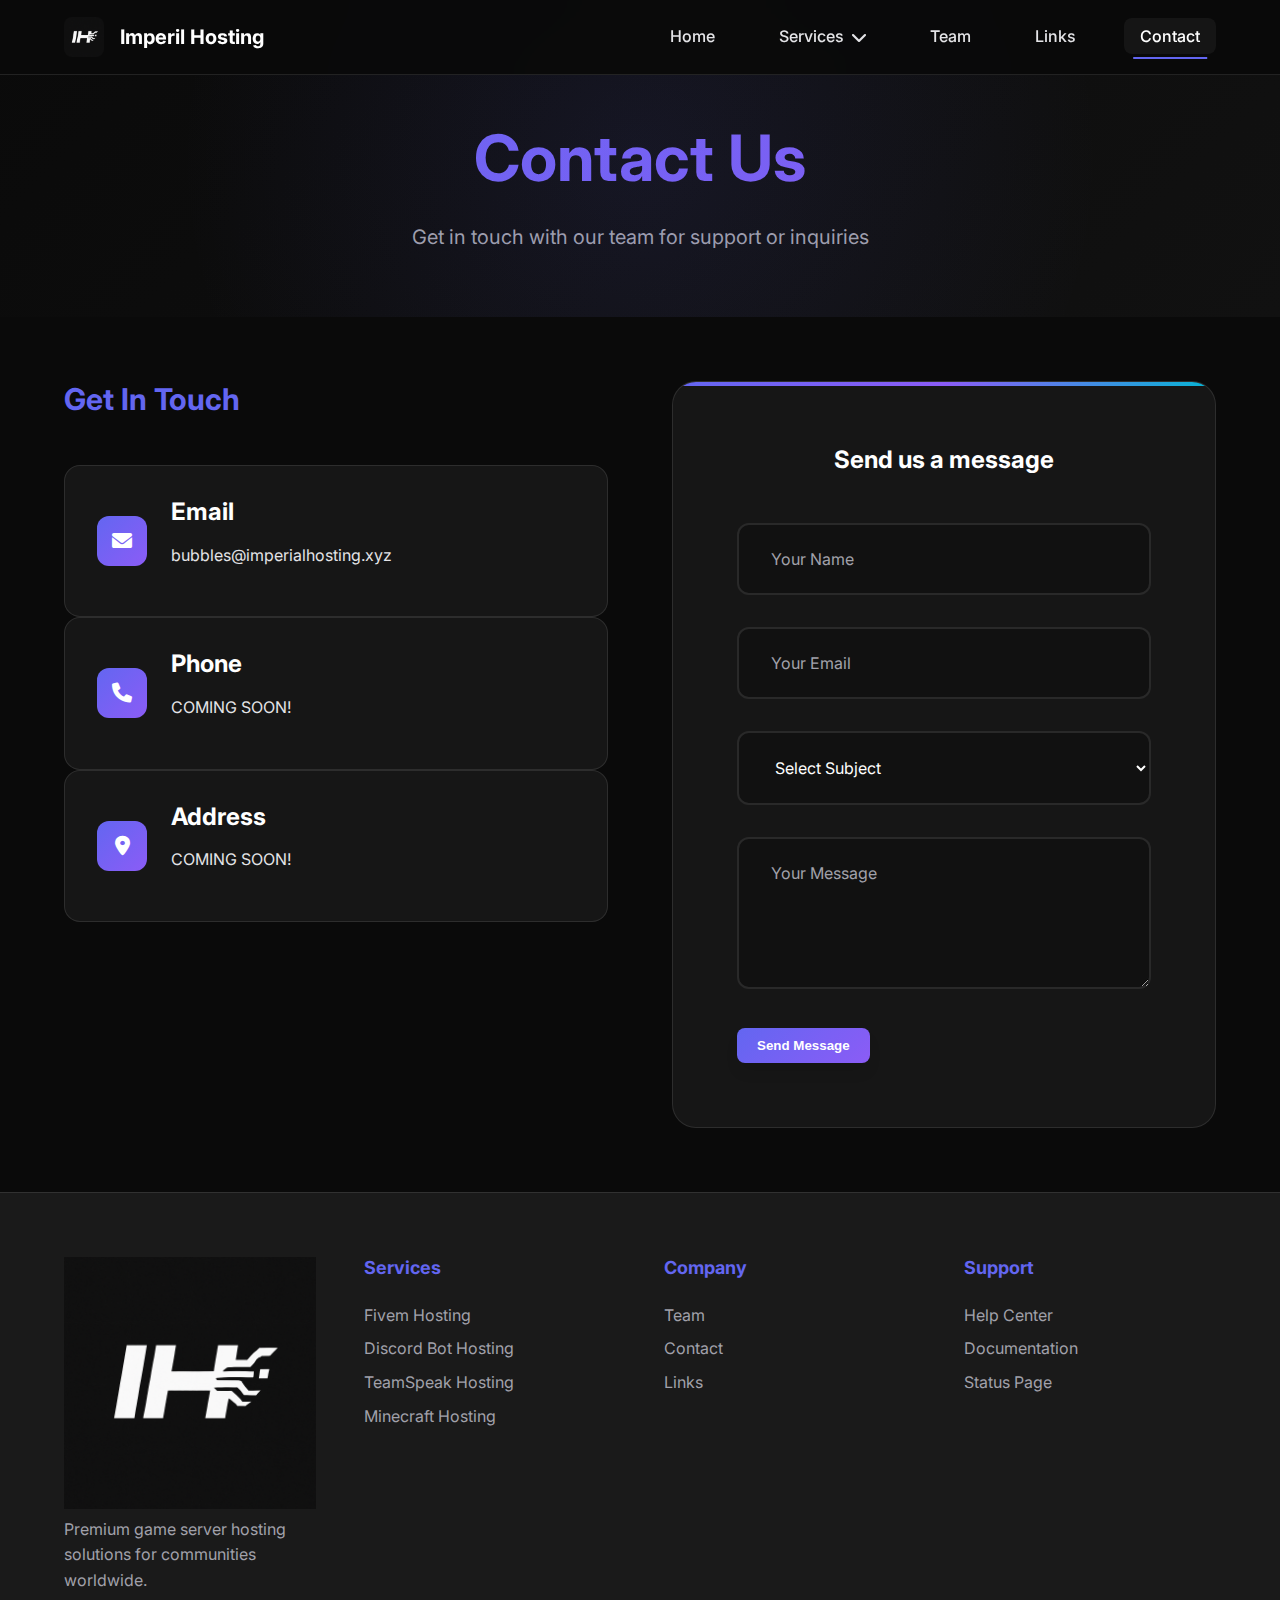
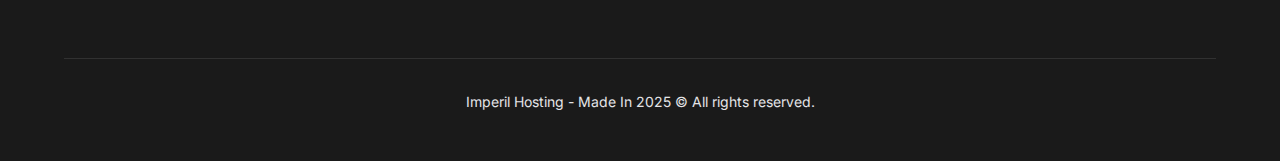
<file: contact.html>
<!DOCTYPE html>
<html lang="en">
<head>
    <meta charset="UTF-8">
    <meta name="viewport" content="width=device-width, initial-scale=1.0">
    <title>Contact Us - Imperil Hosting</title>
    <link rel="stylesheet" href="styles.css">
    <link href="https://fonts.googleapis.com/css2?family=Inter:wght@300;400;500;600;700&display=swap" rel="stylesheet">
    <link rel="stylesheet" href="https://cdnjs.cloudflare.com/ajax/libs/font-awesome/6.0.0/css/all.min.css">
</head>
<body>
    <nav class="navbar">
        <div class="nav-container">
            <div class="nav-logo">
                <img src="assets/logo.png" alt="Imperil Hosting" class="logo">
                <span>Imperil Hosting</span>
            </div>
            <ul class="nav-menu">
                <li><a href="index.html">Home</a></li>
                <li class="dropdown">
                    <a href="#" class="dropbtn">Services <i class="fas fa-chevron-down"></i></a>
                    <div class="dropdown-content">
                        <a href="fivem.html">Fivem Hosting</a>
                        <a href="discord.html">Discord Bot Hosting</a>
                        <a href="teamspeak.html">TeamSpeak Hosting</a>
                        <a href="minecraft.html">Minecraft Hosting</a>
                    </div>
                </li>
                <li><a href="team.html">Team</a></li>
                <li><a href="links.html">Links</a></li>
                <li><a href="contact.html" class="active">Contact</a></li>
            </ul>
            <div class="hamburger">
                <span></span>
                <span></span>
                <span></span>
            </div>
        </div>
    </nav>

    <section class="page-header">
        <div class="container">
            <h1>Contact Us</h1>
            <p>Get in touch with our team for support or inquiries</p>
        </div>
    </section>

    <section class="contact-section">
        <div class="container">
            <div class="contact-grid">
                <div class="contact-info">
                    <h3>Get In Touch</h3>
                    <div class="contact-item">
                        <i class="fas fa-envelope"></i>
                        <div>
                            <h4>Email</h4>
                            <p id="contactEmail"></p>
                        </div>
                    </div>
                    <div class="contact-item">
                        <i class="fas fa-phone"></i>
                        <div>
                            <h4>Phone</h4>
                            <p id="contactPhone"></p>
                        </div>
                    </div>
                    <div class="contact-item">
                        <i class="fas fa-map-marker-alt"></i>
                        <div>
                            <h4>Address</h4>
                            <p id="contactAddress"></p>
                        </div>
                    </div>
                </div>
                
                <div class="contact-form">
                    <h3>Send us a message</h3>
                    <form id="contactForm">
                        <div class="form-group">
                            <input type="text" id="name" name="name" placeholder="Your Name" required>
                        </div>
                        <div class="form-group">
                            <input type="email" id="email" name="email" placeholder="Your Email" required>
                        </div>
                        <div class="form-group">
                            <select id="subject" name="subject" required>
                                <option value="">Select Subject</option>
                                <option value="general">General Inquiry</option>
                                <option value="support">Technical Support</option>
                                <option value="billing">Billing Question</option>
                                <option value="sales">Sales Inquiry</option>
                            </select>
                        </div>
                        <div class="form-group">
                            <textarea id="message" name="message" placeholder="Your Message" rows="5" required></textarea>
                        </div>
                        <button type="submit" class="btn-primary">Send Message</button>
                    </form>
                </div>
            </div>
        </div>
    </section>

    <footer class="footer">
        <div class="container">
            <div class="footer-content">
                <div class="footer-section">
                    <img src="assets/logo.png" alt="Imperil Hosting" class="footer-logo">
                    <p>Premium game server hosting solutions for communities worldwide.</p>
                </div>
                <div class="footer-section">
                    <h4>Services</h4>
                    <ul>
                        <li><a href="fivem.html">Fivem Hosting</a></li>
                        <li><a href="discord.html">Discord Bot Hosting</a></li>
                        <li><a href="teamspeak.html">TeamSpeak Hosting</a></li>
                        <li><a href="minecraft.html">Minecraft Hosting</a></li>
                    </ul>
                </div>
                <div class="footer-section">
                    <h4>Company</h4>
                    <ul>
                        <li><a href="team.html">Team</a></li>
                        <li><a href="contact.html">Contact</a></li>
                        <li><a href="links.html">Links</a></li>
                    </ul>
                </div>
                <div class="footer-section">
                    <h4>Support</h4>
                    <ul>
                        <li><a href="#">Help Center</a></li>
                        <li><a href="#">Documentation</a></li>
                        <li><a href="https://status.imperilhosting.xyz">Status Page</a></li>
                    </ul>
                </div>
            </div>
            <div class="footer-bottom">
                <p>Imperil Hosting - Made In 2025 © All rights reserved.</p>
            </div>
        </div>
    </footer>

    <script src="config.js"></script>
    <script src="contact.js"></script>
</body>
</html>
</file>
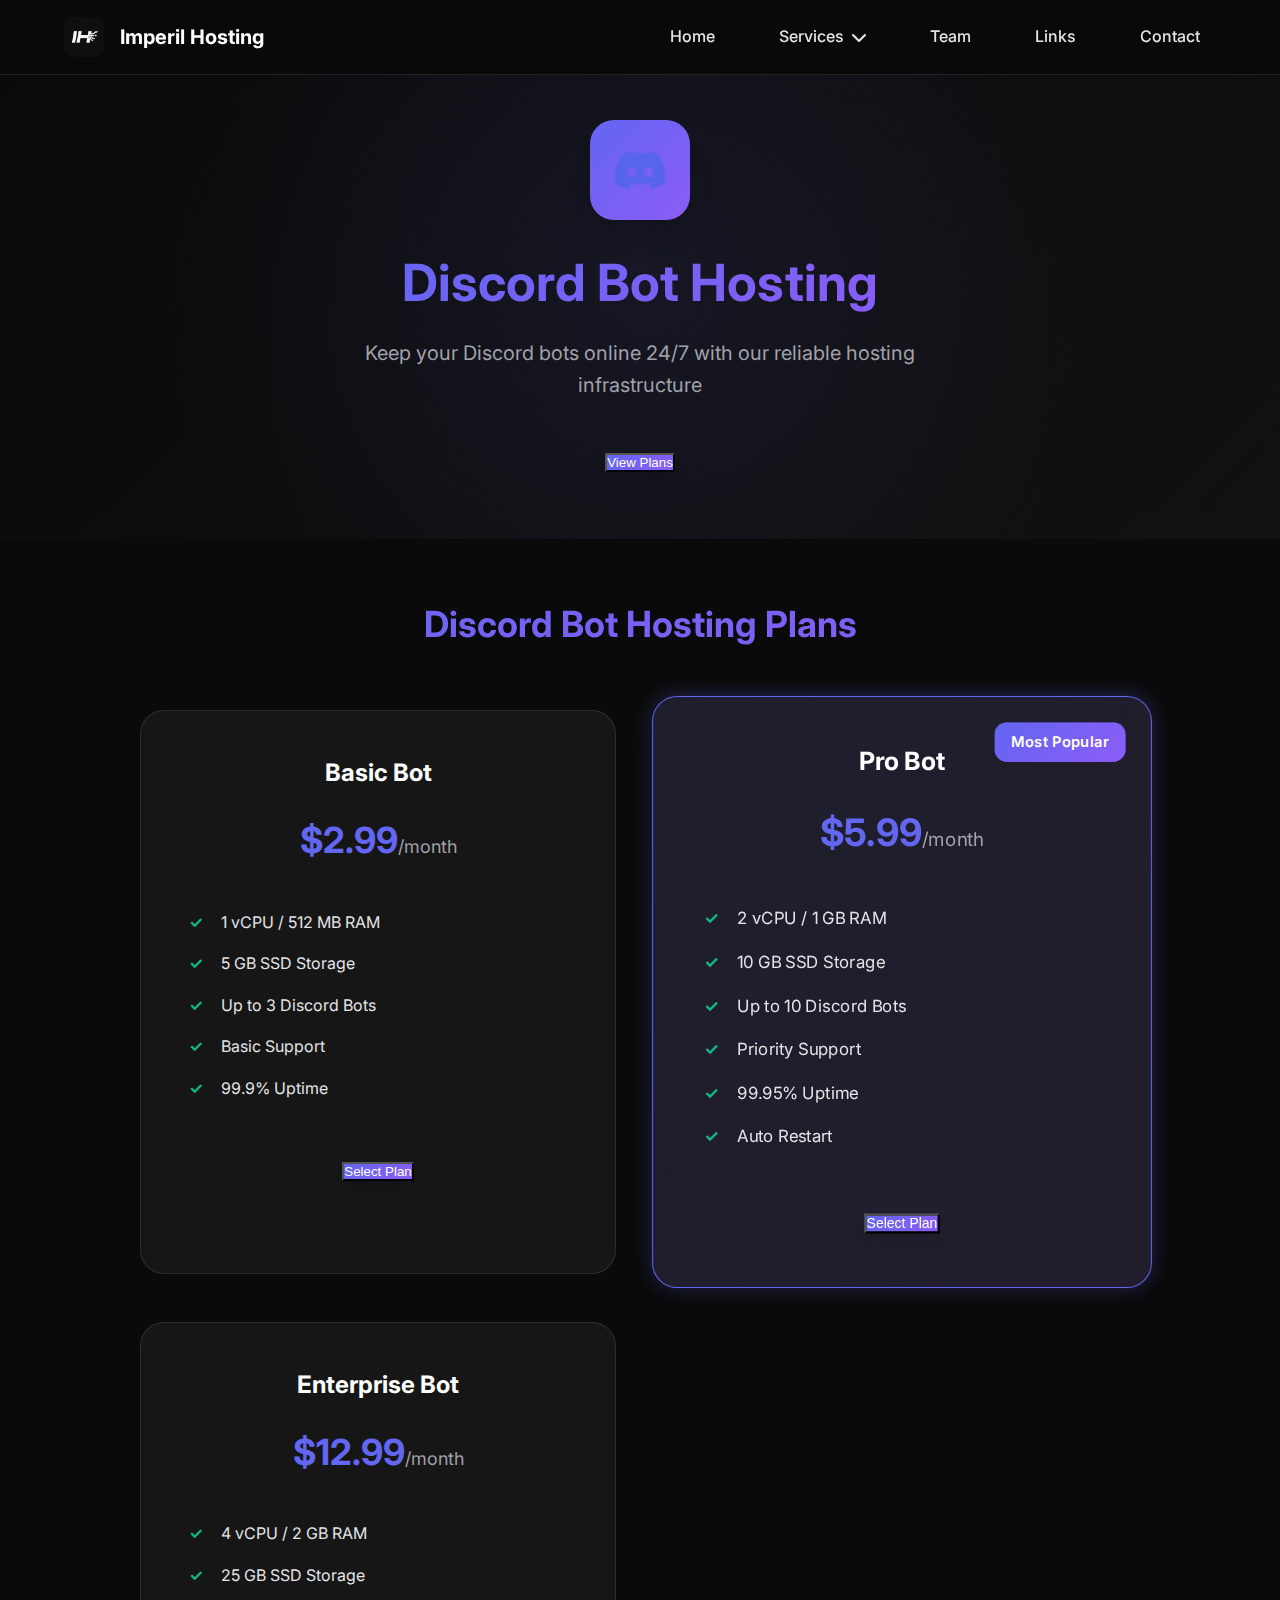
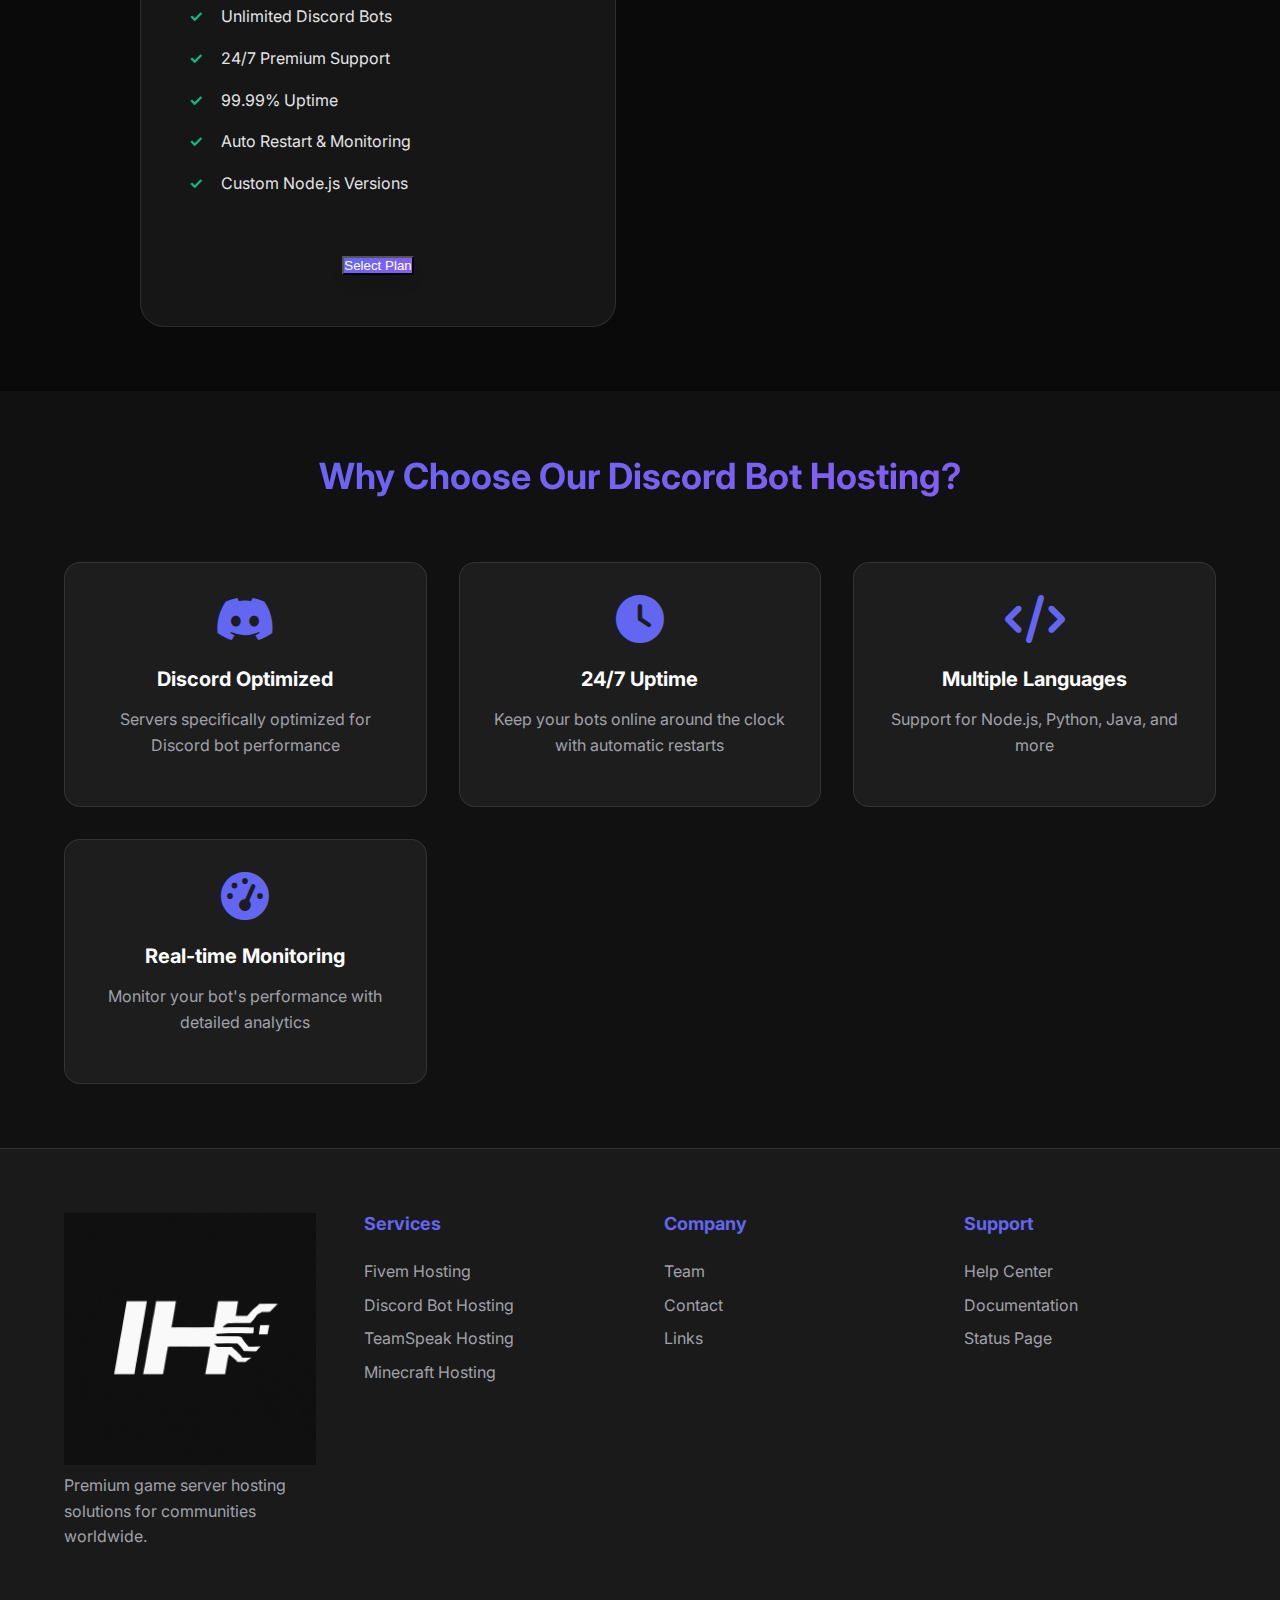
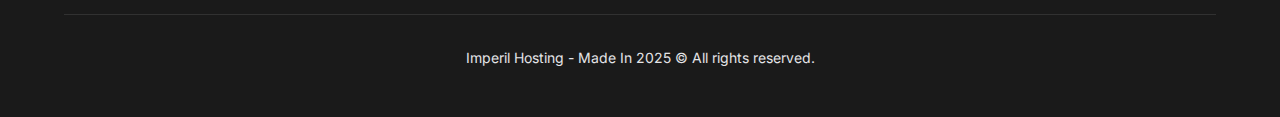
<file: discord.html>
<!DOCTYPE html>
<html lang="en">
<head>
    <meta charset="UTF-8">
    <meta name="viewport" content="width=device-width, initial-scale=1.0">
    <title>Discord Bot Hosting - Imperil Hosting</title>
    <link rel="stylesheet" href="styles.css">
    <link href="https://fonts.googleapis.com/css2?family=Inter:wght@300;400;500;600;700&display=swap" rel="stylesheet">
    <link rel="stylesheet" href="https://cdnjs.cloudflare.com/ajax/libs/font-awesome/6.0.0/css/all.min.css">
</head>
<body>
    <nav class="navbar">
        <div class="nav-container">
            <div class="nav-logo">
                <img src="assets/logo.png" alt="Imperil Hosting" class="logo">
                <span>Imperil Hosting</span>
            </div>
            <ul class="nav-menu">
                <li><a href="index.html">Home</a></li>
                <li class="dropdown">
                    <a href="#" class="dropbtn">Services <i class="fas fa-chevron-down"></i></a>
                    <div class="dropdown-content">
                        <a href="fivem.html">Fivem Hosting</a>
                        <a href="discord.html" class="active">Discord Bot Hosting</a>
                        <a href="teamspeak.html">TeamSpeak Hosting</a>
                        <a href="minecraft.html">Minecraft Hosting</a>
                    </div>
                </li>
                <li><a href="team.html">Team</a></li>
                <li><a href="links.html">Links</a></li>
                <li><a href="contact.html">Contact</a></li>
            </ul>
            <div class="hamburger">
                <span></span>
                <span></span>
                <span></span>
            </div>
        </div>
    </nav>

    <section class="service-hero">
        <div class="container">
            <div class="service-hero-content">
                <img src="assets/discord-icon.png" alt="Discord" class="service-icon">
                <h1>Discord Bot Hosting</h1>
                <p>Keep your Discord bots online 24/7 with our reliable hosting infrastructure</p>
                <button class="btn-primary">View Plans</button>
            </div>
        </div>
    </section>

    <section class="service-plans">
        <div class="container">
            <h2>Discord Bot Hosting Plans</h2>
            <div class="plans-grid">
                <div class="plan-card">
                    <h4>Basic Bot</h4>
                    <div class="price">$2.99<span>/month</span></div>
                    <ul>
                        <li>1 vCPU / 512 MB RAM</li>
                        <li>5 GB SSD Storage</li>
                        <li>Up to 3 Discord Bots</li>
                        <li>Basic Support</li>
                        <li>99.9% Uptime</li>
                    </ul>
                    <button class="btn-primary">Select Plan</button>
                </div>
                <div class="plan-card popular">
                    <div class="popular-badge">Most Popular</div>
                    <h4>Pro Bot</h4>
                    <div class="price">$5.99<span>/month</span></div>
                    <ul>
                        <li>2 vCPU / 1 GB RAM</li>
                        <li>10 GB SSD Storage</li>
                        <li>Up to 10 Discord Bots</li>
                        <li>Priority Support</li>
                        <li>99.95% Uptime</li>
                        <li>Auto Restart</li>
                    </ul>
                    <button class="btn-primary">Select Plan</button>
                </div>
                <div class="plan-card">
                    <h4>Enterprise Bot</h4>
                    <div class="price">$12.99<span>/month</span></div>
                    <ul>
                        <li>4 vCPU / 2 GB RAM</li>
                        <li>25 GB SSD Storage</li>
                        <li>Unlimited Discord Bots</li>
                        <li>24/7 Premium Support</li>
                        <li>99.99% Uptime</li>
                        <li>Auto Restart & Monitoring</li>
                        <li>Custom Node.js Versions</li>
                    </ul>
                    <button class="btn-primary">Select Plan</button>
                </div>
            </div>
        </div>
    </section>

    <section class="service-features">
        <div class="container">
            <h2>Why Choose Our Discord Bot Hosting?</h2>
            <div class="features-grid">
                <div class="feature-card">
                    <i class="fab fa-discord"></i>
                    <h3>Discord Optimized</h3>
                    <p>Servers specifically optimized for Discord bot performance</p>
                </div>
                <div class="feature-card">
                    <i class="fas fa-clock"></i>
                    <h3>24/7 Uptime</h3>
                    <p>Keep your bots online around the clock with automatic restarts</p>
                </div>
                <div class="feature-card">
                    <i class="fas fa-code"></i>
                    <h3>Multiple Languages</h3>
                    <p>Support for Node.js, Python, Java, and more</p>
                </div>
                <div class="feature-card">
                    <i class="fas fa-tachometer-alt"></i>
                    <h3>Real-time Monitoring</h3>
                    <p>Monitor your bot's performance with detailed analytics</p>
                </div>
            </div>
        </div>
    </section>

    <footer class="footer">
        <div class="container">
            <div class="footer-content">
                <div class="footer-section">
                    <img src="assets/logo.png" alt="Imperil Hosting" class="footer-logo">
                    <p>Premium game server hosting solutions for communities worldwide.</p>
                </div>
                <div class="footer-section">
                    <h4>Services</h4>
                    <ul>
                        <li><a href="fivem.html">Fivem Hosting</a></li>
                        <li><a href="discord.html">Discord Bot Hosting</a></li>
                        <li><a href="teamspeak.html">TeamSpeak Hosting</a></li>
                        <li><a href="minecraft.html">Minecraft Hosting</a></li>
                    </ul>
                </div>
                <div class="footer-section">
                    <h4>Company</h4>
                    <ul>
                        <li><a href="team.html">Team</a></li>
                        <li><a href="contact.html">Contact</a></li>
                        <li><a href="links.html">Links</a></li>
                    </ul>
                </div>
                <div class="footer-section">
                    <h4>Support</h4>
                    <ul>
                        <li><a href="#">Help Center</a></li>
                        <li><a href="#">Documentation</a></li>
                        <li><a href="#">Status Page</a></li>
                    </ul>
                </div>
            </div>
            <div class="footer-bottom">
                <p>Imperil Hosting - Made In 2025 © All rights reserved.</p>
            </div>
        </div>
    </footer>

    <script src="config.js"></script>
    <script src="script.js"></script>
</body>
</html>
</file>
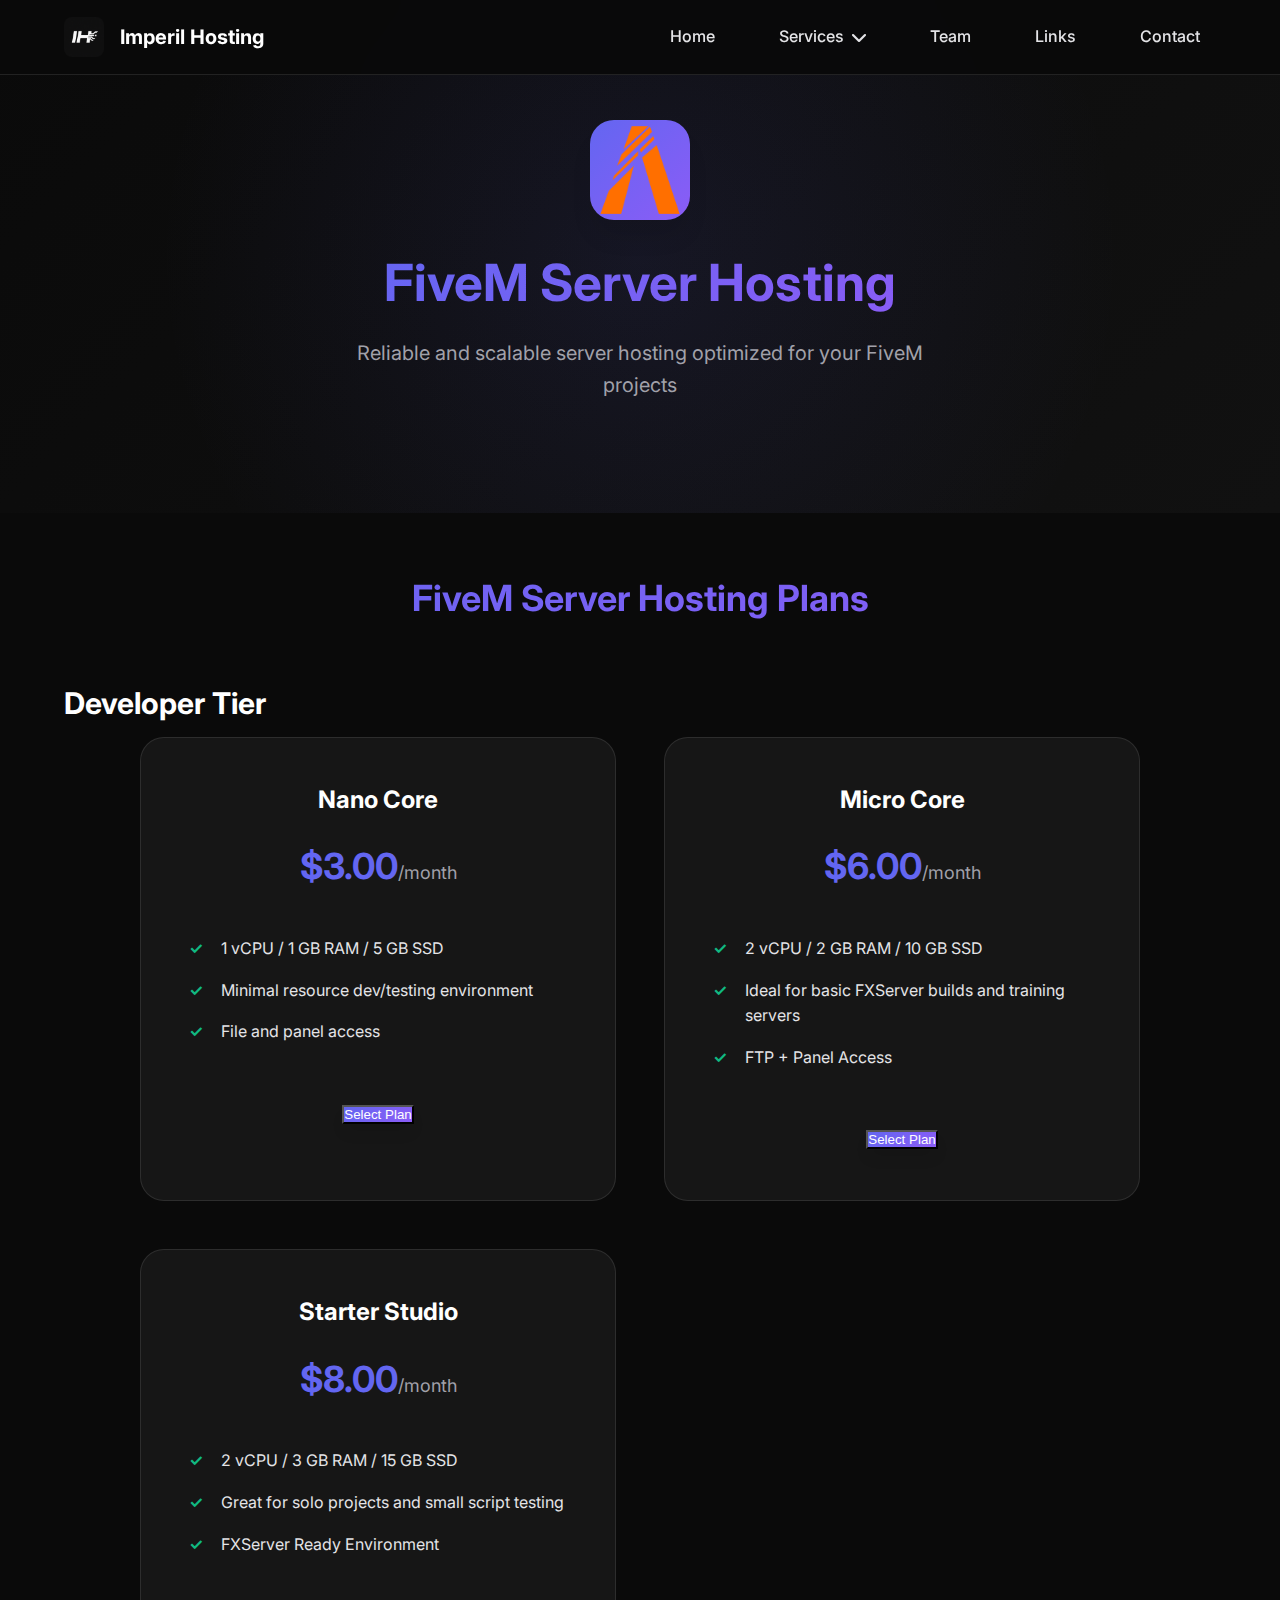
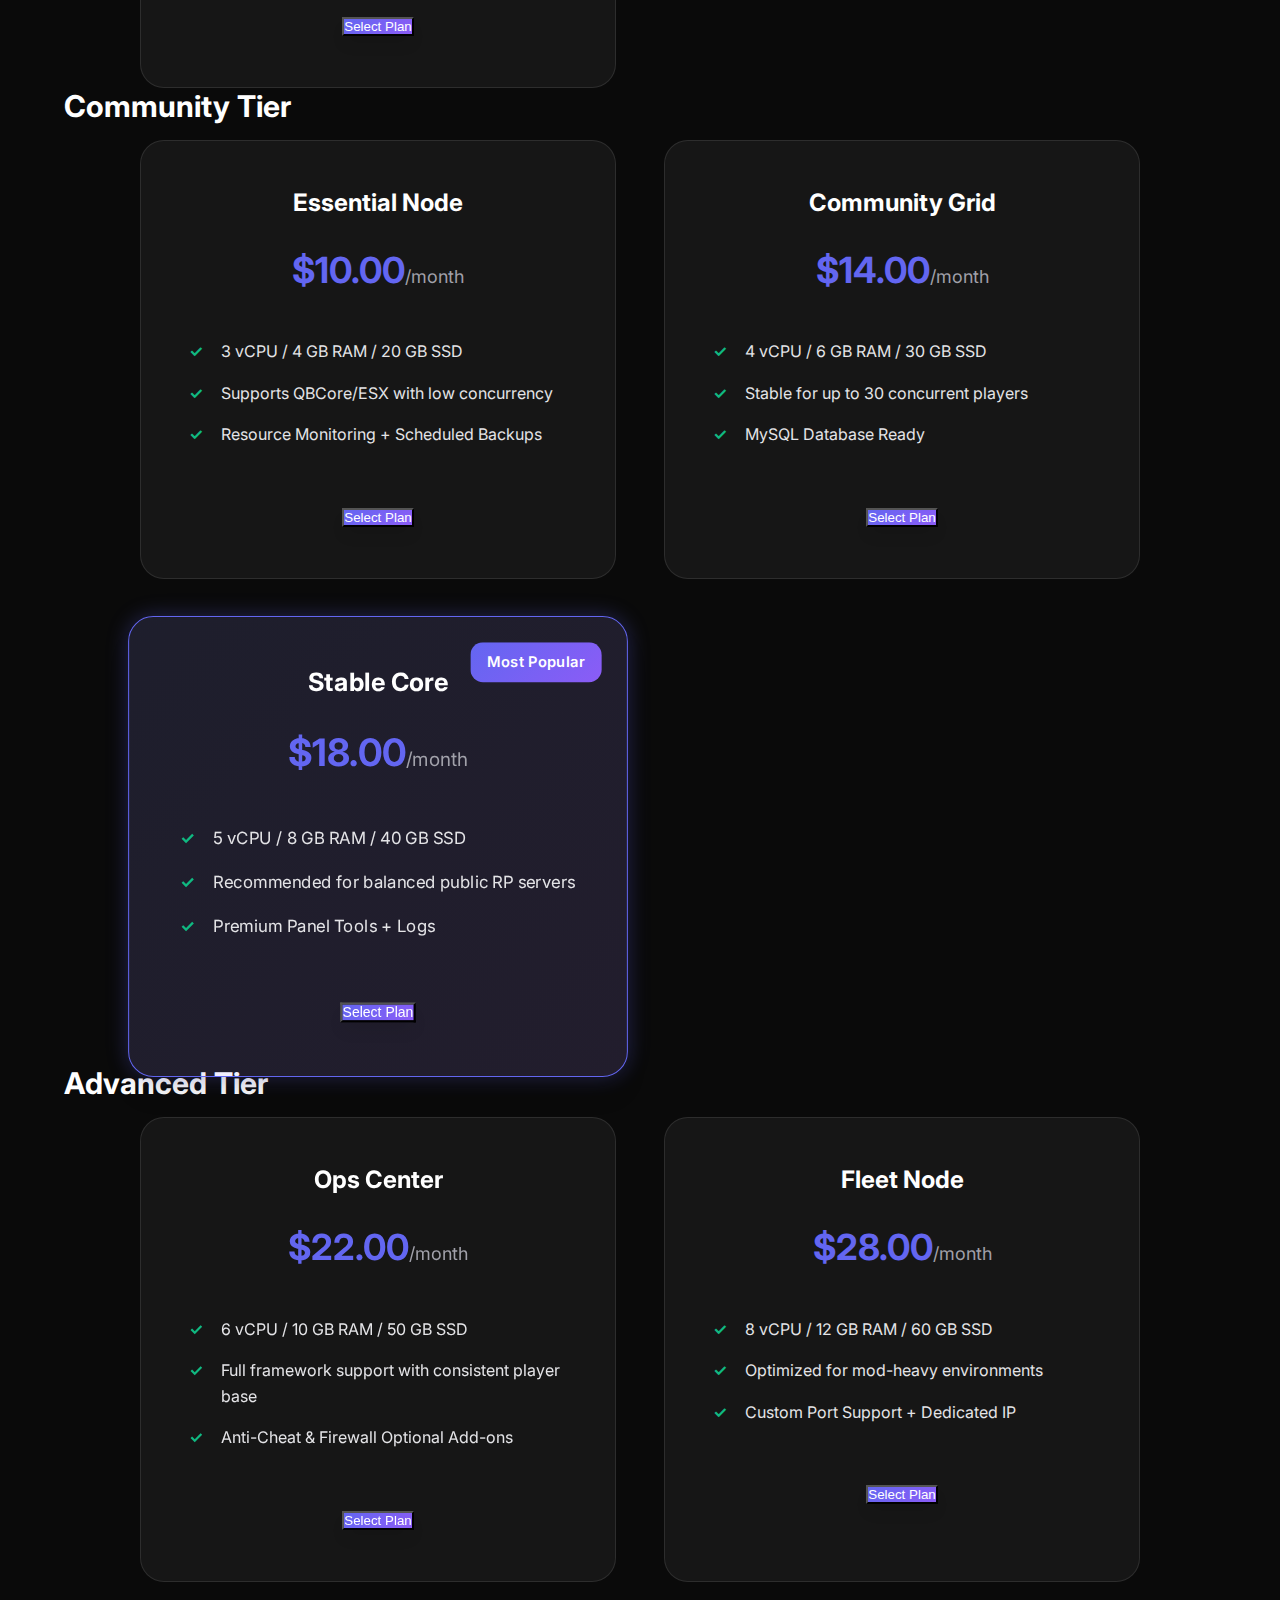
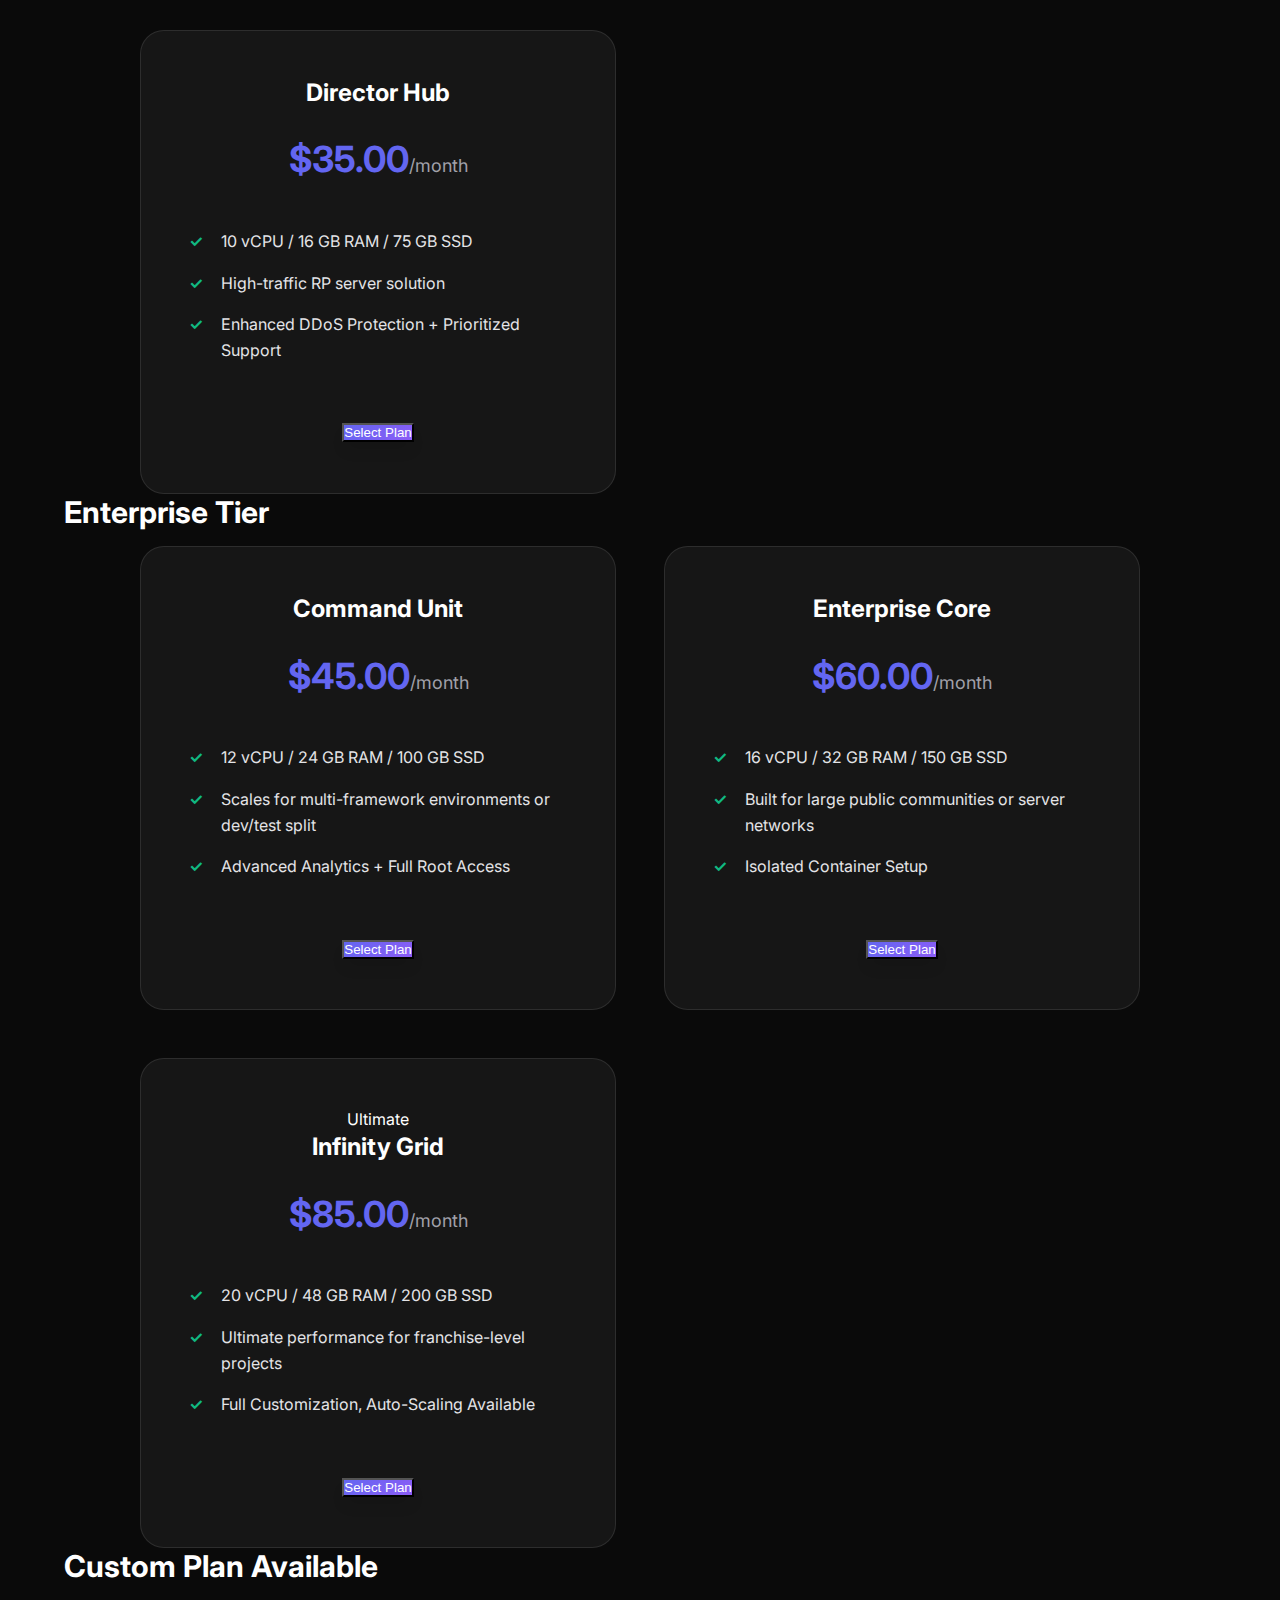
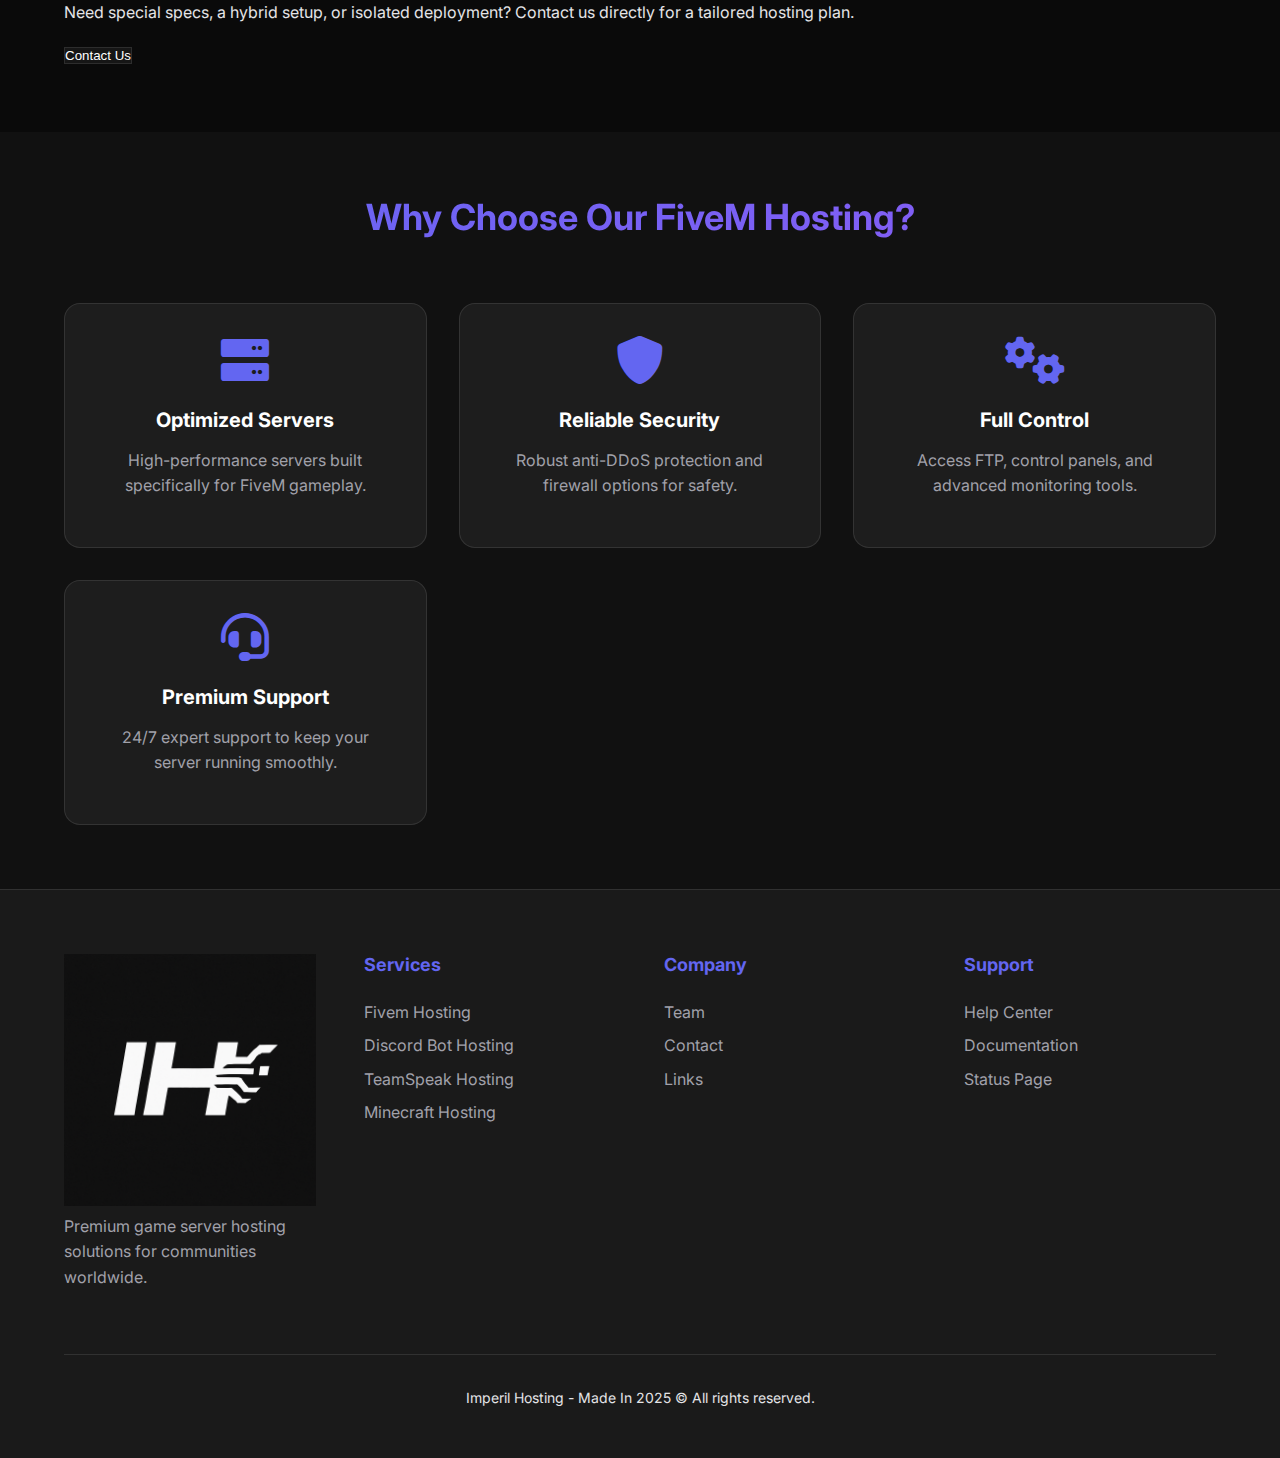
<file: fivem.html>
<!DOCTYPE html>
<html lang="en">
<head>
    <meta charset="UTF-8" />
    <meta name="viewport" content="width=device-width, initial-scale=1" />
    <title>FiveM Server Hosting - Imperil Hosting</title>
    <link rel="stylesheet" href="styles.css" />
    <link
      href="https://fonts.googleapis.com/css2?family=Inter:wght@300;400;500;600;700&display=swap"
      rel="stylesheet"
    />
    <link
      rel="stylesheet"
      href="https://cdnjs.cloudflare.com/ajax/libs/font-awesome/6.0.0/css/all.min.css"
    />
</head>
<body>
    <nav class="navbar">
        <div class="nav-container">
            <div class="nav-logo">
                <img src="assets/logo.png" alt="Imperil Hosting" class="logo" />
                <span>Imperil Hosting</span>
            </div>
            <ul class="nav-menu">
                <li><a href="index.html">Home</a></li>
                <li class="dropdown">
                    <a href="#" class="dropbtn">Services <i class="fas fa-chevron-down"></i></a>
                    <div class="dropdown-content">
                        <a href="fivem.html" class="active">FiveM Hosting</a>
                        <a href="discord.html">Discord Bot Hosting</a>
                        <a href="teamspeak.html">TeamSpeak Hosting</a>
                        <a href="minecraft.html">Minecraft Hosting</a>
                    </div>
                </li>
                <li><a href="team.html">Team</a></li>
                <li><a href="links.html">Links</a></li>
                <li><a href="contact.html">Contact</a></li>
            </ul>
            <div class="hamburger">
                <span></span>
                <span></span>
                <span></span>
            </div>
        </div>
    </nav>

    <section class="service-hero">
        <div class="container">
            <div class="service-hero-content">
                <img src="assets/fivem-icon.png" alt="FiveM" class="service-icon" />
                <h1>FiveM Server Hosting</h1>
                <p>Reliable and scalable server hosting optimized for your FiveM projects</p>
                <!-- Optional: You can add a button here if needed -->
            </div>
        </div>
    </section>

    <section class="service-plans">
        <div class="container">
            <h2>FiveM Server Hosting Plans</h2>

            <div class="tier-section">
                <h3>Developer Tier</h3>
                <div class="plans-grid">
                    <div class="plan-card">
                        <h4>Nano Core</h4>
                        <div class="price">$3.00<span>/month</span></div>
                        <ul>
                            <li>1 vCPU / 1 GB RAM / 5 GB SSD</li>
                            <li>Minimal resource dev/testing environment</li>
                            <li>File and panel access</li>
                        </ul>
                        <button class="btn-primary">Select Plan</button>
                    </div>
                    <div class="plan-card">
                        <h4>Micro Core</h4>
                        <div class="price">$6.00<span>/month</span></div>
                        <ul>
                            <li>2 vCPU / 2 GB RAM / 10 GB SSD</li>
                            <li>Ideal for basic FXServer builds and training servers</li>
                            <li>FTP + Panel Access</li>
                        </ul>
                        <button class="btn-primary">Select Plan</button>
                    </div>
                    <div class="plan-card">
                        <h4>Starter Studio</h4>
                        <div class="price">$8.00<span>/month</span></div>
                        <ul>
                            <li>2 vCPU / 3 GB RAM / 15 GB SSD</li>
                            <li>Great for solo projects and small script testing</li>
                            <li>FXServer Ready Environment</li>
                        </ul>
                        <button class="btn-primary">Select Plan</button>
                    </div>
                </div>
            </div>

            <div class="tier-section">
                <h3>Community Tier</h3>
                <div class="plans-grid">
                    <div class="plan-card">
                        <h4>Essential Node</h4>
                        <div class="price">$10.00<span>/month</span></div>
                        <ul>
                            <li>3 vCPU / 4 GB RAM / 20 GB SSD</li>
                            <li>Supports QBCore/ESX with low concurrency</li>
                            <li>Resource Monitoring + Scheduled Backups</li>
                        </ul>
                        <button class="btn-primary">Select Plan</button>
                    </div>
                    <div class="plan-card">
                        <h4>Community Grid</h4>
                        <div class="price">$14.00<span>/month</span></div>
                        <ul>
                            <li>4 vCPU / 6 GB RAM / 30 GB SSD</li>
                            <li>Stable for up to 30 concurrent players</li>
                            <li>MySQL Database Ready</li>
                        </ul>
                        <button class="btn-primary">Select Plan</button>
                    </div>
                    <div class="plan-card popular">
                        <div class="popular-badge">Most Popular</div>
                        <h4>Stable Core</h4>
                        <div class="price">$18.00<span>/month</span></div>
                        <ul>
                            <li>5 vCPU / 8 GB RAM / 40 GB SSD</li>
                            <li>Recommended for balanced public RP servers</li>
                            <li>Premium Panel Tools + Logs</li>
                        </ul>
                        <button class="btn-primary">Select Plan</button>
                    </div>
                </div>
            </div>

            <div class="tier-section">
                <h3>Advanced Tier</h3>
                <div class="plans-grid">
                    <div class="plan-card">
                        <h4>Ops Center</h4>
                        <div class="price">$22.00<span>/month</span></div>
                        <ul>
                            <li>6 vCPU / 10 GB RAM / 50 GB SSD</li>
                            <li>Full framework support with consistent player base</li>
                            <li>Anti-Cheat & Firewall Optional Add-ons</li>
                        </ul>
                        <button class="btn-primary">Select Plan</button>
                    </div>
                    <div class="plan-card">
                        <h4>Fleet Node</h4>
                        <div class="price">$28.00<span>/month</span></div>
                        <ul>
                            <li>8 vCPU / 12 GB RAM / 60 GB SSD</li>
                            <li>Optimized for mod-heavy environments</li>
                            <li>Custom Port Support + Dedicated IP</li>
                        </ul>
                        <button class="btn-primary">Select Plan</button>
                    </div>
                    <div class="plan-card">
                        <h4>Director Hub</h4>
                        <div class="price">$35.00<span>/month</span></div>
                        <ul>
                            <li>10 vCPU / 16 GB RAM / 75 GB SSD</li>
                            <li>High-traffic RP server solution</li>
                            <li>Enhanced DDoS Protection + Prioritized Support</li>
                        </ul>
                        <button class="btn-primary">Select Plan</button>
                    </div>
                </div>
            </div>

            <div class="tier-section">
                <h3>Enterprise Tier</h3>
                <div class="plans-grid">
                    <div class="plan-card">
                        <h4>Command Unit</h4>
                        <div class="price">$45.00<span>/month</span></div>
                        <ul>
                            <li>12 vCPU / 24 GB RAM / 100 GB SSD</li>
                            <li>Scales for multi-framework environments or dev/test split</li>
                            <li>Advanced Analytics + Full Root Access</li>
                        </ul>
                        <button class="btn-primary">Select Plan</button>
                    </div>
                    <div class="plan-card">
                        <h4>Enterprise Core</h4>
                        <div class="price">$60.00<span>/month</span></div>
                        <ul>
                            <li>16 vCPU / 32 GB RAM / 150 GB SSD</li>
                            <li>Built for large public communities or server networks</li>
                            <li>Isolated Container Setup</li>
                        </ul>
                        <button class="btn-primary">Select Plan</button>
                    </div>
                    <div class="plan-card premium">
                        <div class="premium-badge">Ultimate</div>
                        <h4>Infinity Grid</h4>
                        <div class="price">$85.00<span>/month</span></div>
                        <ul>
                            <li>20 vCPU / 48 GB RAM / 200 GB SSD</li>
                            <li>Ultimate performance for franchise-level projects</li>
                            <li>Full Customization, Auto-Scaling Available</li>
                        </ul>
                        <button class="btn-primary">Select Plan</button>
                    </div>
                </div>
            </div>

            <div class="custom-plan">
                <h3>Custom Plan Available</h3>
                <p>Need special specs, a hybrid setup, or isolated deployment? Contact us directly for a tailored hosting plan.</p>
                <button class="btn-secondary">Contact Us</button>
            </div>
        </div>
    </section>

    <section class="service-features">
        <div class="container">
            <h2>Why Choose Our FiveM Hosting?</h2>
            <div class="features-grid">
                <div class="feature-card">
                    <i class="fas fa-server"></i>
                    <h3>Optimized Servers</h3>
                    <p>High-performance servers built specifically for FiveM gameplay.</p>
                </div>
                <div class="feature-card">
                    <i class="fas fa-shield-alt"></i>
                    <h3>Reliable Security</h3>
                    <p>Robust anti-DDoS protection and firewall options for safety.</p>
                </div>
                <div class="feature-card">
                    <i class="fas fa-cogs"></i>
                    <h3>Full Control</h3>
                    <p>Access FTP, control panels, and advanced monitoring tools.</p>
                </div>
                <div class="feature-card">
                    <i class="fas fa-headset"></i>
                    <h3>Premium Support</h3>
                    <p>24/7 expert support to keep your server running smoothly.</p>
                </div>
            </div>
        </div>
    </section>

    <footer class="footer">
        <div class="container">
            <div class="footer-content">
                <div class="footer-section">
                    <img src="assets/logo.png" alt="Imperil Hosting" class="footer-logo" />
                    <p>Premium game server hosting solutions for communities worldwide.</p>
                </div>
                <div class="footer-section">
                    <h4>Services</h4>
                    <ul>
                        <li><a href="fivem.html">Fivem Hosting</a></li>
                        <li><a href="discord.html">Discord Bot Hosting</a></li>
                        <li><a href="teamspeak.html">TeamSpeak Hosting</a></li>
                        <li><a href="minecraft.html">Minecraft Hosting</a></li>
                    </ul>
                </div>
                <div class="footer-section">
                    <h4>Company</h4>
                    <ul>
                        <li><a href="team.html">Team</a></li>
                        <li><a href="contact.html">Contact</a></li>
                        <li><a href="links.html">Links</a></li>
                    </ul>
                </div>
                <div class="footer-section">
                    <h4>Support</h4>
                    <ul>
                        <li><a href="#">Help Center</a></li>
                        <li><a href="#">Documentation</a></li>
                        <li><a href="https://status.imperilhosting.xyz">Status Page</a></li>
                    </ul>
                </div>
            </div>
            <div class="footer-bottom">
                <p>Imperil Hosting - Made In 2025 © All rights reserved.</p>
            </div>
        </div>
    </footer>

    <script src="config.js"></script>
    <script src="script.js"></script>
</body>
</html>
</file>
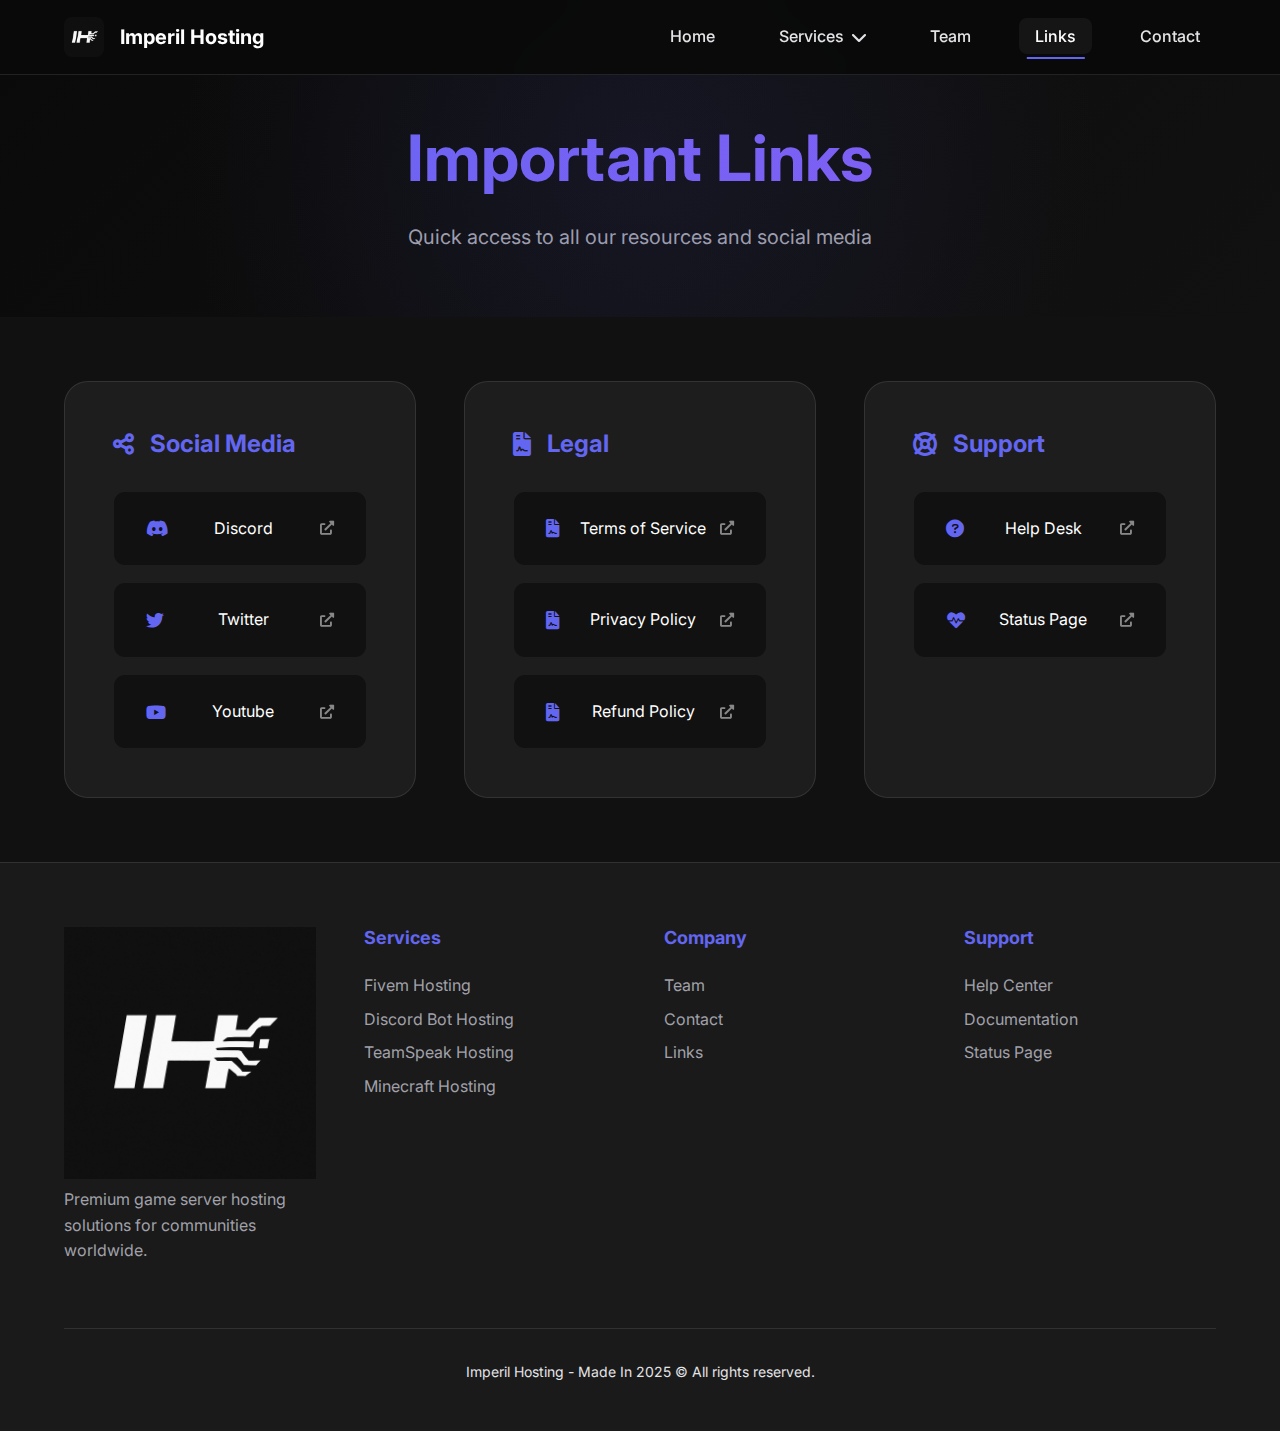
<file: links.html>
<!DOCTYPE html>
<html lang="en">
<head>
    <meta charset="UTF-8">
    <meta name="viewport" content="width=device-width, initial-scale=1.0">
    <title>Links - Imperil Hosting</title>
    <link rel="stylesheet" href="styles.css">
    <link href="https://fonts.googleapis.com/css2?family=Inter:wght@300;400;500;600;700&display=swap" rel="stylesheet">
    <link rel="stylesheet" href="https://cdnjs.cloudflare.com/ajax/libs/font-awesome/6.0.0/css/all.min.css">
</head>
<body>
    <nav class="navbar">
        <div class="nav-container">
            <div class="nav-logo">
                <img src="assets/logo.png" alt="Imperil Hosting" class="logo">
                <span>Imperil Hosting</span>
            </div>
            <ul class="nav-menu">
                <li><a href="index.html">Home</a></li>
                <li class="dropdown">
                    <a href="#" class="dropbtn">Services <i class="fas fa-chevron-down"></i></a>
                    <div class="dropdown-content">
                        <a href="fivem.html">Fivem Hosting</a>
                        <a href="discord.html">Discord Bot Hosting</a>
                        <a href="teamspeak.html">TeamSpeak Hosting</a>
                        <a href="minecraft.html">Minecraft Hosting</a>
                    </div>
                </li>
                <li><a href="team.html">Team</a></li>
                <li><a href="links.html" class="active">Links</a></li>
                <li><a href="contact.html">Contact</a></li>
            </ul>
            <div class="hamburger">
                <span></span>
                <span></span>
                <span></span>
            </div>
        </div>
    </nav>

    <section class="page-header">
        <div class="container">
            <h1>Important Links</h1>
            <p>Quick access to all our resources and social media</p>
        </div>
    </section>

    <section class="links-section">
        <div class="container">
            <div class="links-grid">
                <div class="links-category">
                    <h3><i class="fas fa-share-alt"></i> Social Media</h3>
                    <div class="links-list" id="socialLinks">
                    </div>
                </div>
                
                <div class="links-category">
                    <h3><i class="fas fa-file-contract"></i> Legal</h3>
                    <div class="links-list" id="legalLinks">
                    </div>
                </div>
                
                <div class="links-category">
                    <h3><i class="fas fa-life-ring"></i> Support</h3>
                    <div class="links-list" id="supportLinks">
                    </div>
                </div>
            </div>
        </div>
    </section>

    <footer class="footer">
        <div class="container">
            <div class="footer-content">
                <div class="footer-section">
                    <img src="assets/logo.png" alt="Imperil Hosting" class="footer-logo">
                    <p>Premium game server hosting solutions for communities worldwide.</p>
                </div>
                <div class="footer-section">
                    <h4>Services</h4>
                    <ul>
                        <li><a href="fivem.html">Fivem Hosting</a></li>
                        <li><a href="discord.html">Discord Bot Hosting</a></li>
                        <li><a href="teamspeak.html">TeamSpeak Hosting</a></li>
                        <li><a href="minecraft.html">Minecraft Hosting</a></li>
                    </ul>
                </div>
                <div class="footer-section">
                    <h4>Company</h4>
                    <ul>
                        <li><a href="team.html">Team</a></li>
                        <li><a href="contact.html">Contact</a></li>
                        <li><a href="links.html">Links</a></li>
                    </ul>
                </div>
                <div class="footer-section">
                    <h4>Support</h4>
                    <ul>
                        <li><a href="#">Help Center</a></li>
                        <li><a href="#">Documentation</a></li>
                        <li><a href="#">Status Page</a></li>
                    </ul>
                </div>
            </div>
            <div class="footer-bottom">
                <p>Imperil Hosting - Made In 2025 © All rights reserved.</p>
            </div>
        </div>
    </footer>

    <script src="config.js"></script>
    <script src="links.js"></script>
</body>
</html>
</file>
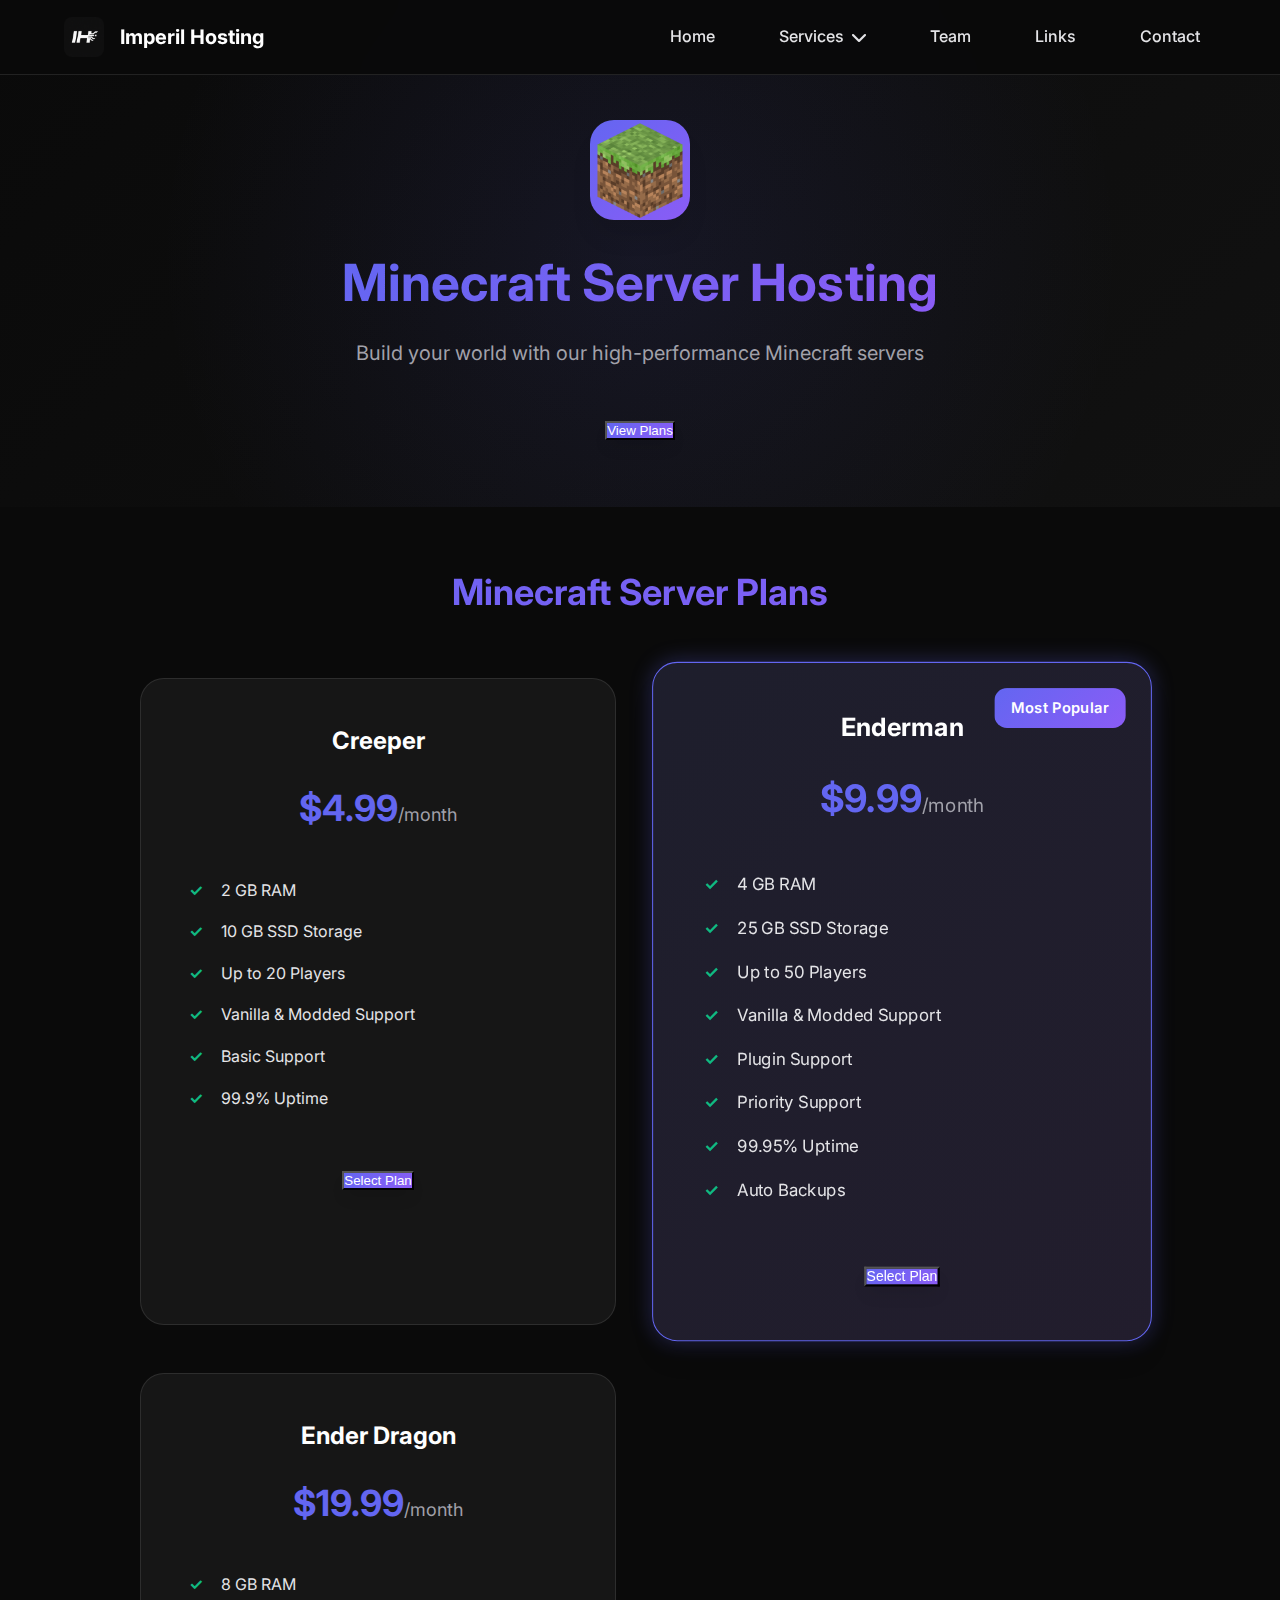
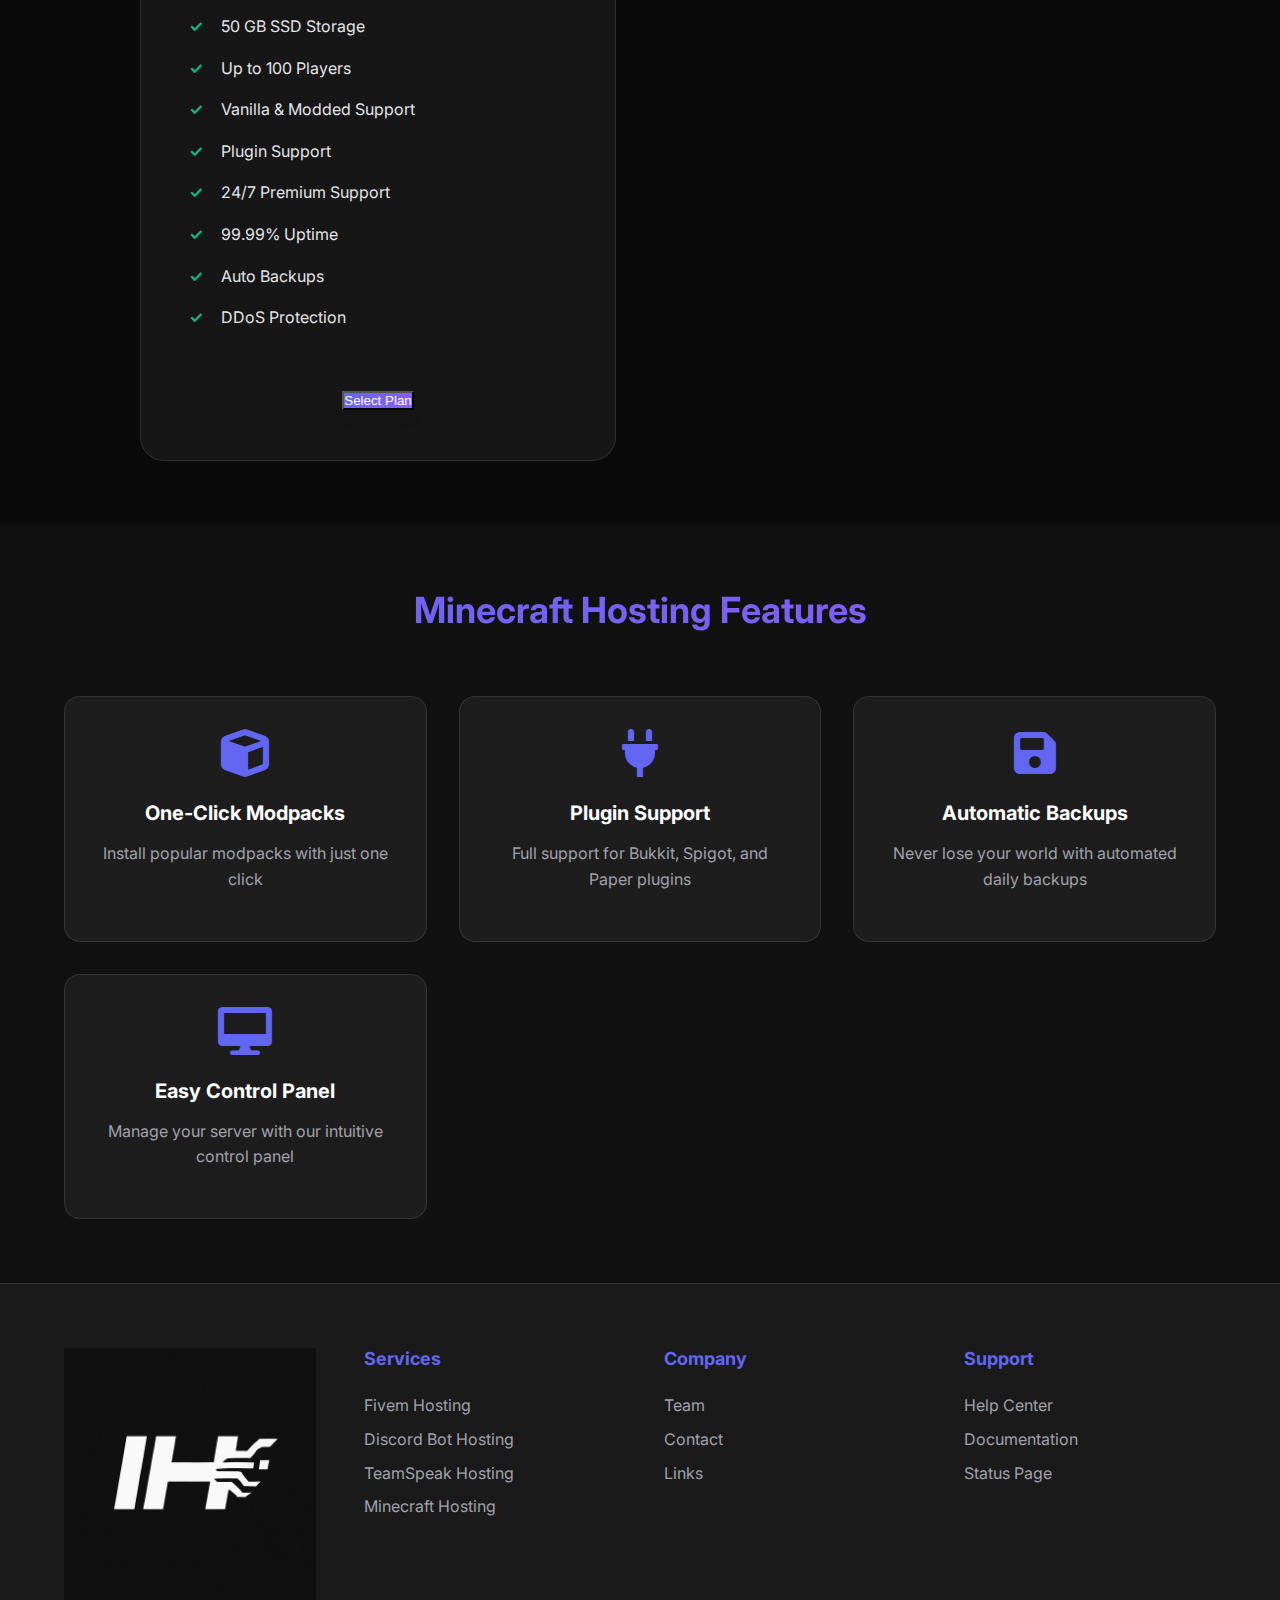
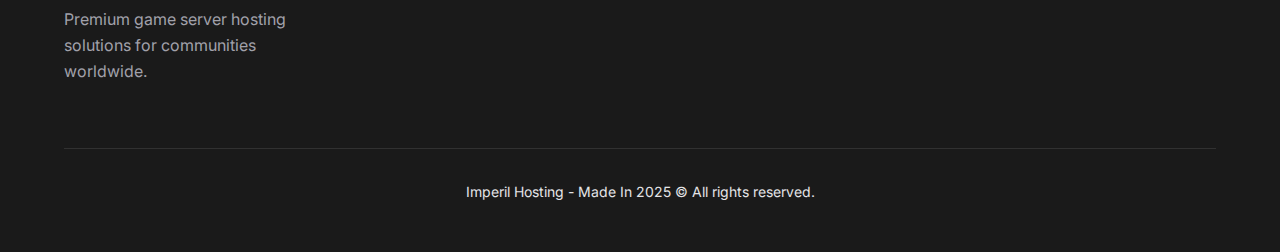
<file: minecraft.html>
<!DOCTYPE html>
<html lang="en">
<head>
    <meta charset="UTF-8">
    <meta name="viewport" content="width=device-width, initial-scale=1.0">
    <title>Minecraft Hosting - Imperil Hosting</title>
    <link rel="stylesheet" href="styles.css">
    <link href="https://fonts.googleapis.com/css2?family=Inter:wght@300;400;500;600;700&display=swap" rel="stylesheet">
    <link rel="stylesheet" href="https://cdnjs.cloudflare.com/ajax/libs/font-awesome/6.0.0/css/all.min.css">
</head>
<body>
    <nav class="navbar">
        <div class="nav-container">
            <div class="nav-logo">
                <img src="assets/logo.png" alt="Imperil Hosting" class="logo">
                <span>Imperil Hosting</span>
            </div>
            <ul class="nav-menu">
                <li><a href="index.html">Home</a></li>
                <li class="dropdown">
                    <a href="#" class="dropbtn">Services <i class="fas fa-chevron-down"></i></a>
                    <div class="dropdown-content">
                        <a href="fivem.html">Fivem Hosting</a>
                        <a href="discord.html">Discord Bot Hosting</a>
                        <a href="teamspeak.html">TeamSpeak Hosting</a>
                        <a href="minecraft.html" class="active">Minecraft Hosting</a>
                    </div>
                </li>
                <li><a href="team.html">Team</a></li>
                <li><a href="links.html">Links</a></li>
                <li><a href="contact.html">Contact</a></li>
            </ul>
            <div class="hamburger">
                <span></span>
                <span></span>
                <span></span>
            </div>
        </div>
    </nav>

    <section class="service-hero">
        <div class="container">
            <div class="service-hero-content">
                <img src="assets/minecraft-icon.png" alt="Minecraft" class="service-icon">
                <h1>Minecraft Server Hosting</h1>
                <p>Build your world with our high-performance Minecraft servers</p>
                <button class="btn-primary">View Plans</button>
            </div>
        </div>
    </section>

    <section class="service-plans">
        <div class="container">
            <h2>Minecraft Server Plans</h2>
            <div class="plans-grid">
                <div class="plan-card">
                    <h4>Creeper</h4>
                    <div class="price">$4.99<span>/month</span></div>
                    <ul>
                        <li>2 GB RAM</li>
                        <li>10 GB SSD Storage</li>
                        <li>Up to 20 Players</li>
                        <li>Vanilla & Modded Support</li>
                        <li>Basic Support</li>
                        <li>99.9% Uptime</li>
                    </ul>
                    <button class="btn-primary">Select Plan</button>
                </div>
                <div class="plan-card popular">
                    <div class="popular-badge">Most Popular</div>
                    <h4>Enderman</h4>
                    <div class="price">$9.99<span>/month</span></div>
                    <ul>
                        <li>4 GB RAM</li>
                        <li>25 GB SSD Storage</li>
                        <li>Up to 50 Players</li>
                        <li>Vanilla & Modded Support</li>
                        <li>Plugin Support</li>
                        <li>Priority Support</li>
                        <li>99.95% Uptime</li>
                        <li>Auto Backups</li>
                    </ul>
                    <button class="btn-primary">Select Plan</button>
                </div>
                <div class="plan-card">
                    <h4>Ender Dragon</h4>
                    <div class="price">$19.99<span>/month</span></div>
                    <ul>
                        <li>8 GB RAM</li>
                        <li>50 GB SSD Storage</li>
                        <li>Up to 100 Players</li>
                        <li>Vanilla & Modded Support</li>
                        <li>Plugin Support</li>
                        <li>24/7 Premium Support</li>
                        <li>99.99% Uptime</li>
                        <li>Auto Backups</li>
                        <li>DDoS Protection</li>
                    </ul>
                    <button class="btn-primary">Select Plan</button>
                </div>
            </div>
        </div>
    </section>

    <section class="service-features">
        <div class="container">
            <h2>Minecraft Hosting Features</h2>
            <div class="features-grid">
                <div class="feature-card">
                    <i class="fas fa-cube"></i>
                    <h3>One-Click Modpacks</h3>
                    <p>Install popular modpacks with just one click</p>
                </div>
                <div class="feature-card">
                    <i class="fas fa-plug"></i>
                    <h3>Plugin Support</h3>
                    <p>Full support for Bukkit, Spigot, and Paper plugins</p>
                </div>
                <div class="feature-card">
                    <i class="fas fa-save"></i>
                    <h3>Automatic Backups</h3>
                    <p>Never lose your world with automated daily backups</p>
                </div>
                <div class="feature-card">
                    <i class="fas fa-desktop"></i>
                    <h3>Easy Control Panel</h3>
                    <p>Manage your server with our intuitive control panel</p>
                </div>
            </div>
        </div>
    </section>

    <footer class="footer">
        <div class="container">
            <div class="footer-content">
                <div class="footer-section">
                    <img src="assets/logo.png" alt="Imperil Hosting" class="footer-logo">
                    <p>Premium game server hosting solutions for communities worldwide.</p>
                </div>
                <div class="footer-section">
                    <h4>Services</h4>
                    <ul>
                        <li><a href="fivem.html">Fivem Hosting</a></li>
                        <li><a href="discord.html">Discord Bot Hosting</a></li>
                        <li><a href="teamspeak.html">TeamSpeak Hosting</a></li>
                        <li><a href="minecraft.html">Minecraft Hosting</a></li>
                    </ul>
                </div>
                <div class="footer-section">
                    <h4>Company</h4>
                    <ul>
                        <li><a href="team.html">Team</a></li>
                        <li><a href="contact.html">Contact</a></li>
                        <li><a href="links.html">Links</a></li>
                    </ul>
                </div>
                <div class="footer-section">
                    <h4>Support</h4>
                    <ul>
                        <li><a href="#">Help Center</a></li>
                        <li><a href="#">Documentation</a></li>
                        <li><a href="https://status.imperilhosting.xyz">Status Page</a></li>
                    </ul>
                </div>
            </div>
            <div class="footer-bottom">
                <p>Imperil Hosting - Made In 2025 © All rights reserved.</p>
            </div>
        </div>
    </footer>

    <script src="config.js"></script>
    <script src="script.js"></script>
</body>
</html>
</file>
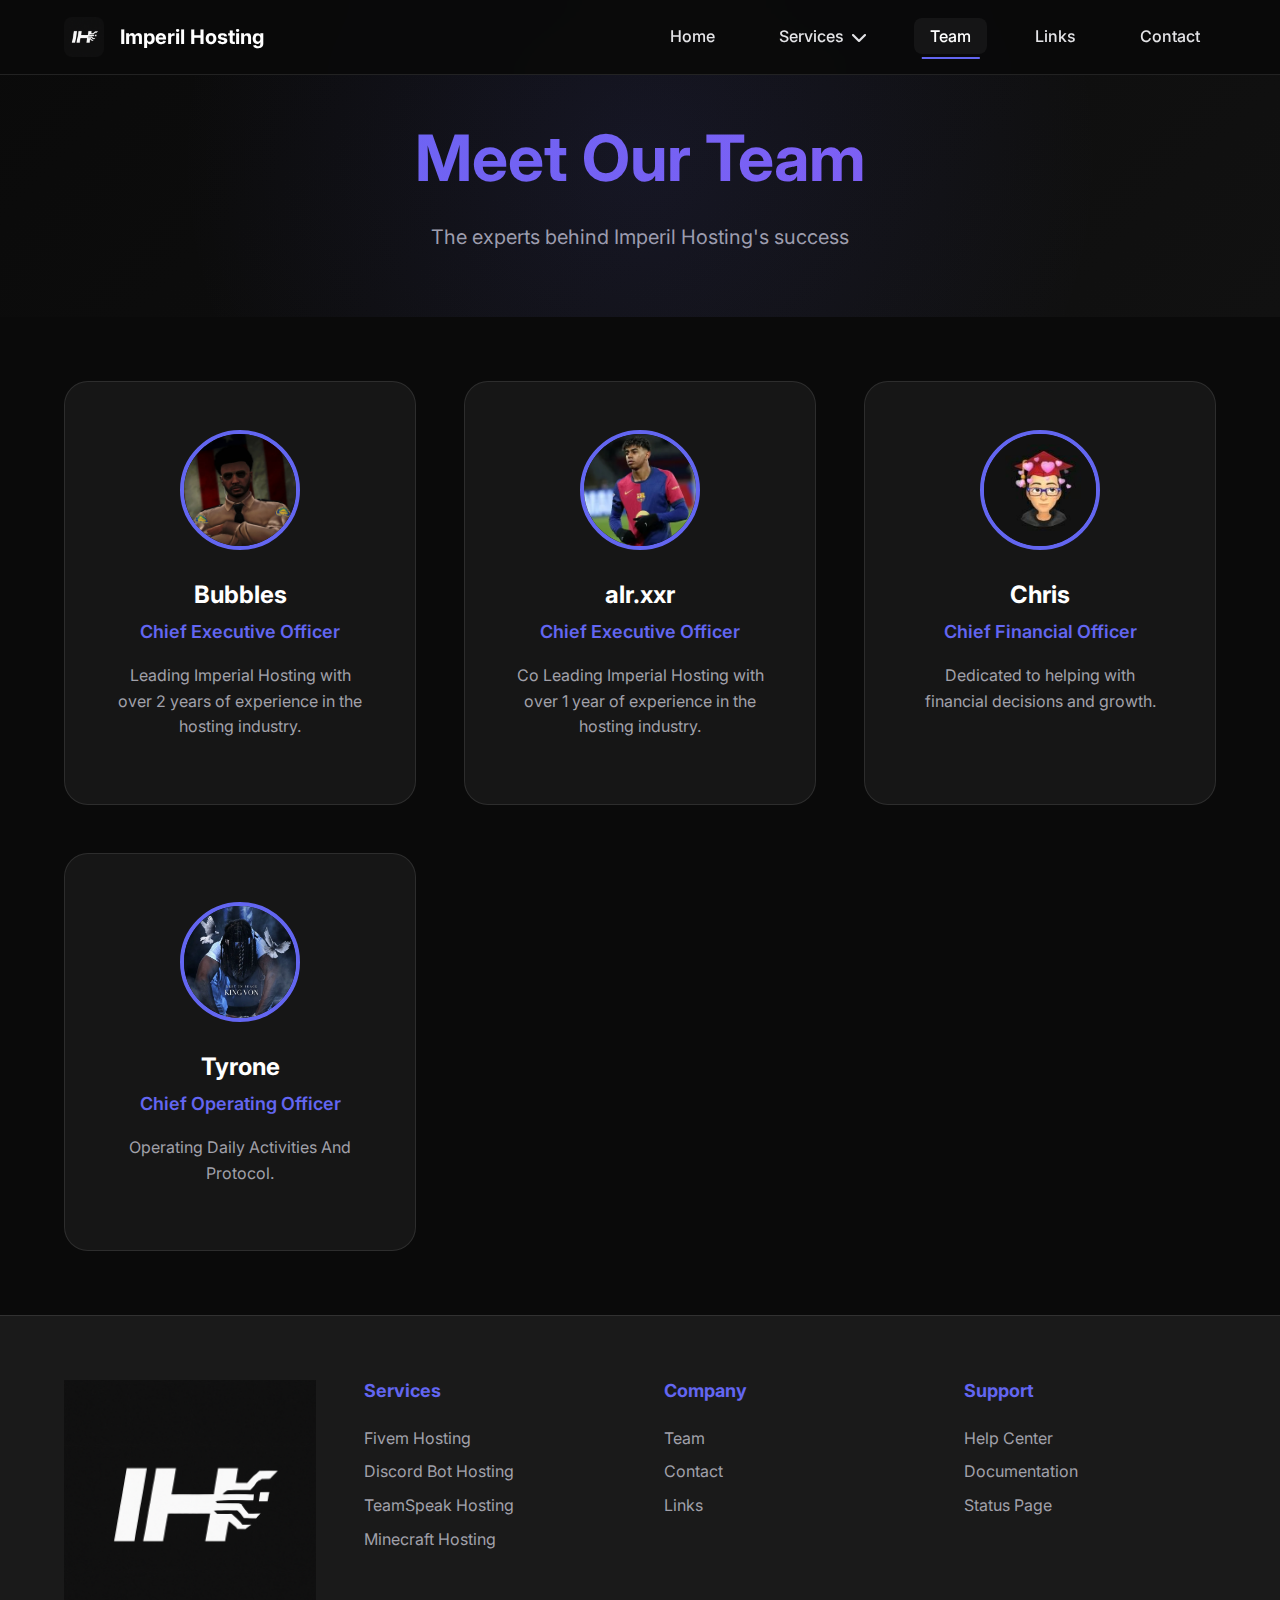
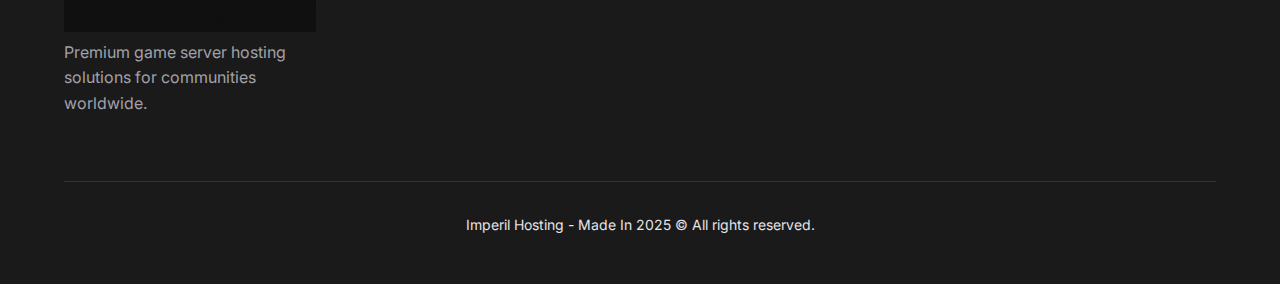
<file: team.html>
<!DOCTYPE html>
<html lang="en">
<head>
    <meta charset="UTF-8">
    <meta name="viewport" content="width=device-width, initial-scale=1.0">
    <title>Our Team - Imperil Hosting</title>
    <link rel="stylesheet" href="styles.css">
    <link href="https://fonts.googleapis.com/css2?family=Inter:wght@300;400;500;600;700&display=swap" rel="stylesheet">
    <link rel="stylesheet" href="https://cdnjs.cloudflare.com/ajax/libs/font-awesome/6.0.0/css/all.min.css">
</head>
<body>
    <nav class="navbar">
        <div class="nav-container">
            <div class="nav-logo">
                <img src="assets/logo.png" alt="Imperil Hosting" class="logo">
                <span>Imperil Hosting</span>
            </div>
            <ul class="nav-menu">
                <li><a href="index.html">Home</a></li>
                <li class="dropdown">
                    <a href="#" class="dropbtn">Services <i class="fas fa-chevron-down"></i></a>
                    <div class="dropdown-content">
                        <a href="fivem.html">Fivem Hosting</a>
                        <a href="discord.html">Discord Bot Hosting</a>
                        <a href="teamspeak.html">TeamSpeak Hosting</a>
                        <a href="minecraft.html">Minecraft Hosting</a>
                    </div>
                </li>
                <li><a href="team.html" class="active">Team</a></li>
                <li><a href="links.html">Links</a></li>
                <li><a href="contact.html">Contact</a></li>
            </ul>
            <div class="hamburger">
                <span></span>
                <span></span>
                <span></span>
            </div>
        </div>
    </nav>

    <section class="page-header">
        <div class="container">
            <h1>Meet Our Team</h1>
            <p>The experts behind Imperil Hosting's success</p>
        </div>
    </section>

    <section class="team-section">
        <div class="container">
            <div class="team-grid" id="teamGrid">
            </div>
        </div>
    </section>

    <footer class="footer">
        <div class="container">
            <div class="footer-content">
                <div class="footer-section">
                    <img src="assets/logo.png" alt="Imperil Hosting" class="footer-logo">
                    <p>Premium game server hosting solutions for communities worldwide.</p>
                </div>
                <div class="footer-section">
                    <h4>Services</h4>
                    <ul>
                        <li><a href="fivem.html">Fivem Hosting</a></li>
                        <li><a href="discord.html">Discord Bot Hosting</a></li>
                        <li><a href="teamspeak.html">TeamSpeak Hosting</a></li>
                        <li><a href="minecraft.html">Minecraft Hosting</a></li>
                    </ul>
                </div>
                <div class="footer-section">
                    <h4>Company</h4>
                    <ul>
                        <li><a href="team.html">Team</a></li>
                        <li><a href="contact.html">Contact</a></li>
                        <li><a href="links.html">Links</a></li>
                    </ul>
                </div>
                <div class="footer-section">
                    <h4>Support</h4>
                    <ul>
                        <li><a href="#">Help Center</a></li>
                        <li><a href="#">Documentation</a></li>
                        <li><a href="#">Status Page</a></li>
                    </ul>
                </div>
            </div>
            <div class="footer-bottom">
                <p>Imperil Hosting - Made In 2025 © All rights reserved.</p>
            </div>
        </div>
    </footer>

    <script src="config.js"></script>
    <script src="team.js"></script>
</body>
</html>
</file>
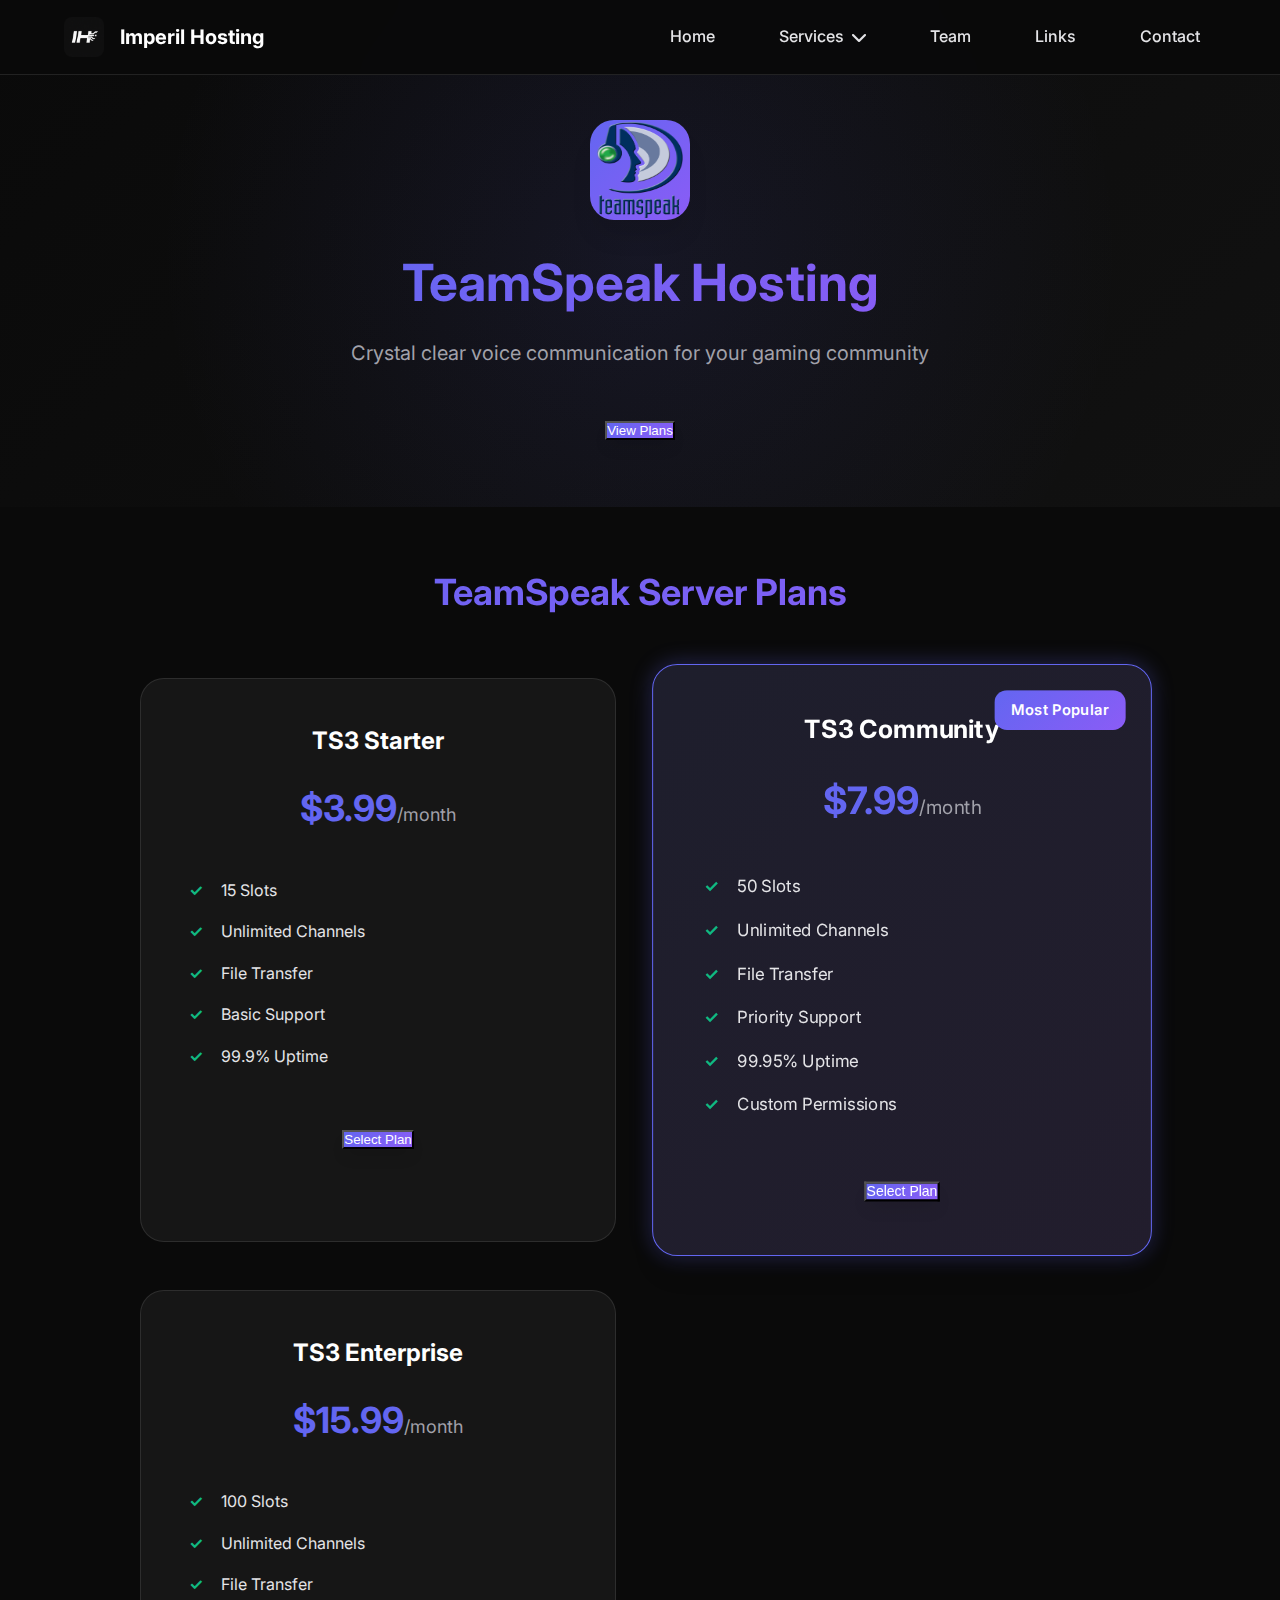
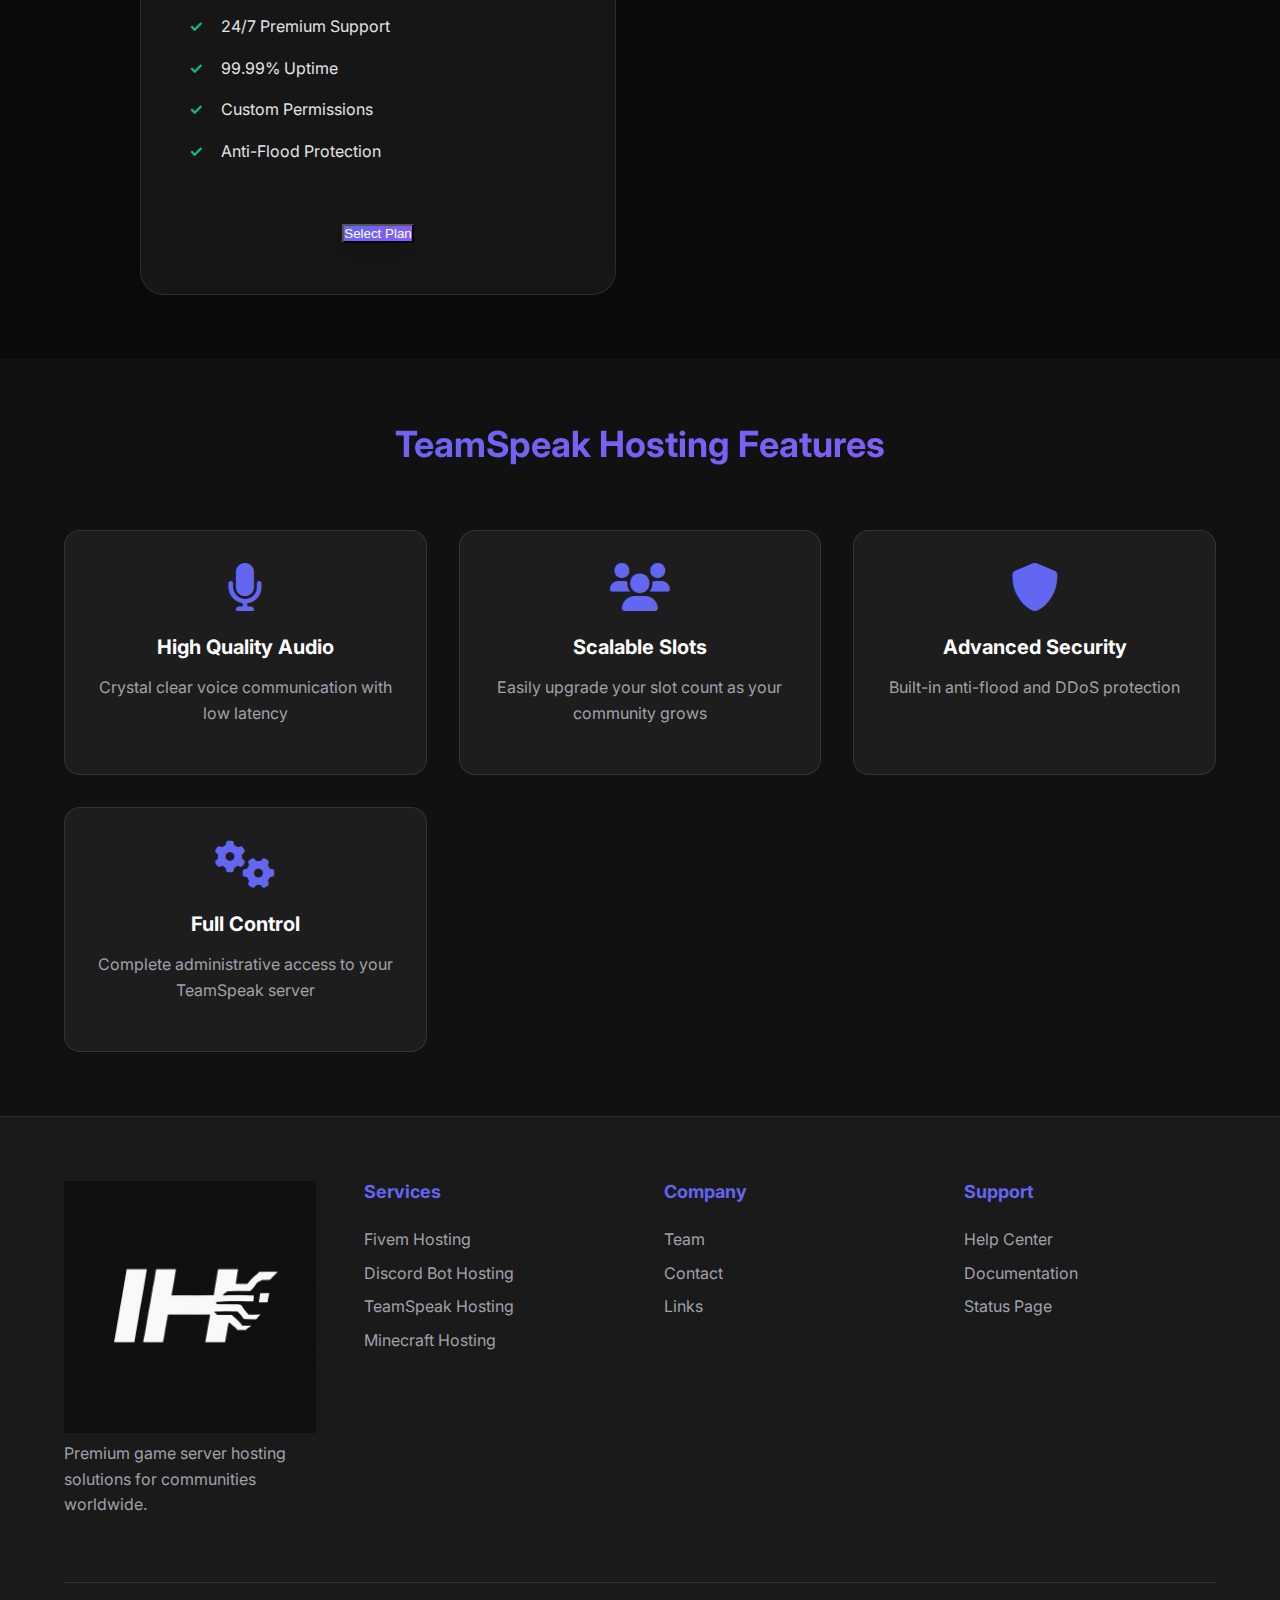
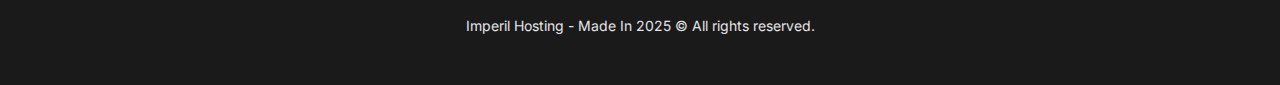
<file: teamspeak.html>
<!DOCTYPE html>
<html lang="en">
<head>
    <meta charset="UTF-8">
    <meta name="viewport" content="width=device-width, initial-scale=1.0">
    <title>TeamSpeak Hosting - Imperil Hosting</title>
    <link rel="stylesheet" href="styles.css">
    <link href="https://fonts.googleapis.com/css2?family=Inter:wght@300;400;500;600;700&display=swap" rel="stylesheet">
    <link rel="stylesheet" href="https://cdnjs.cloudflare.com/ajax/libs/font-awesome/6.0.0/css/all.min.css">
</head>
<body>
    <nav class="navbar">
        <div class="nav-container">
            <div class="nav-logo">
                <img src="assets/logo.png" alt="Imperil Hosting" class="logo">
                <span>Imperil Hosting</span>
            </div>
            <ul class="nav-menu">
                <li><a href="index.html">Home</a></li>
                <li class="dropdown">
                    <a href="#" class="dropbtn">Services <i class="fas fa-chevron-down"></i></a>
                    <div class="dropdown-content">
                        <a href="fivem.html">Fivem Hosting</a>
                        <a href="discord.html">Discord Bot Hosting</a>
                        <a href="teamspeak.html" class="active">TeamSpeak Hosting</a>
                        <a href="minecraft.html">Minecraft Hosting</a>
                    </div>
                </li>
                <li><a href="team.html">Team</a></li>
                <li><a href="links.html">Links</a></li>
                <li><a href="contact.html">Contact</a></li>
            </ul>
            <div class="hamburger">
                <span></span>
                <span></span>
                <span></span>
            </div>
        </div>
    </nav>

    <section class="service-hero">
        <div class="container">
            <div class="service-hero-content">
                <img src="assets/teamspeak-icon.png" alt="TeamSpeak" class="service-icon">
                <h1>TeamSpeak Hosting</h1>
                <p>Crystal clear voice communication for your gaming community</p>
                <button class="btn-primary">View Plans</button>
            </div>
        </div>
    </section>

    <section class="service-plans">
        <div class="container">
            <h2>TeamSpeak Server Plans</h2>
            <div class="plans-grid">
                <div class="plan-card">
                    <h4>TS3 Starter</h4>
                    <div class="price">$3.99<span>/month</span></div>
                    <ul>
                        <li>15 Slots</li>
                        <li>Unlimited Channels</li>
                        <li>File Transfer</li>
                        <li>Basic Support</li>
                        <li>99.9% Uptime</li>
                    </ul>
                    <button class="btn-primary">Select Plan</button>
                </div>
                <div class="plan-card popular">
                    <div class="popular-badge">Most Popular</div>
                    <h4>TS3 Community</h4>
                    <div class="price">$7.99<span>/month</span></div>
                    <ul>
                        <li>50 Slots</li>
                        <li>Unlimited Channels</li>
                        <li>File Transfer</li>
                        <li>Priority Support</li>
                        <li>99.95% Uptime</li>
                        <li>Custom Permissions</li>
                    </ul>
                    <button class="btn-primary">Select Plan</button>
                </div>
                <div class="plan-card">
                    <h4>TS3 Enterprise</h4>
                    <div class="price">$15.99<span>/month</span></div>
                    <ul>
                        <li>100 Slots</li>
                        <li>Unlimited Channels</li>
                        <li>File Transfer</li>
                        <li>24/7 Premium Support</li>
                        <li>99.99% Uptime</li>
                        <li>Custom Permissions</li>
                        <li>Anti-Flood Protection</li>
                    </ul>
                    <button class="btn-primary">Select Plan</button>
                </div>
            </div>
        </div>
    </section>

    <section class="service-features">
        <div class="container">
            <h2>TeamSpeak Hosting Features</h2>
            <div class="features-grid">
                <div class="feature-card">
                    <i class="fas fa-microphone"></i>
                    <h3>High Quality Audio</h3>
                    <p>Crystal clear voice communication with low latency</p>
                </div>
                <div class="feature-card">
                    <i class="fas fa-users"></i>
                    <h3>Scalable Slots</h3>
                    <p>Easily upgrade your slot count as your community grows</p>
                </div>
                <div class="feature-card">
                    <i class="fas fa-shield-alt"></i>
                    <h3>Advanced Security</h3>
                    <p>Built-in anti-flood and DDoS protection</p>
                </div>
                <div class="feature-card">
                    <i class="fas fa-cogs"></i>
                    <h3>Full Control</h3>
                    <p>Complete administrative access to your TeamSpeak server</p>
                </div>
            </div>
        </div>
    </section>

    <footer class="footer">
        <div class="container">
            <div class="footer-content">
                <div class="footer-section">
                    <img src="assets/logo.png" alt="Imperil Hosting" class="footer-logo">
                    <p>Premium game server hosting solutions for communities worldwide.</p>
                </div>
                <div class="footer-section">
                    <h4>Services</h4>
                    <ul>
                        <li><a href="fivem.html">Fivem Hosting</a></li>
                        <li><a href="discord.html">Discord Bot Hosting</a></li>
                        <li><a href="teamspeak.html">TeamSpeak Hosting</a></li>
                        <li><a href="minecraft.html">Minecraft Hosting</a></li>
                    </ul>
                </div>
                <div class="footer-section">
                    <h4>Company</h4>
                    <ul>
                        <li><a href="team.html">Team</a></li>
                        <li><a href="contact.html">Contact</a></li>
                        <li><a href="links.html">Links</a></li>
                    </ul>
                </div>
                <div class="footer-section">
                    <h4>Support</h4>
                    <ul>
                        <li><a href="#">Help Center</a></li>
                        <li><a href="#">Documentation</a></li>
                        <li><a href="#">Status Page</a></li>
                    </ul>
                </div>
            </div>
            <div class="footer-bottom">
                <p>Imperil Hosting - Made In 2025 © All rights reserved.</p>
            </div>
        </div>
    </footer>

    <script src="config.js"></script>
    <script src="script.js"></script>
</body>
</html>
</file>
<file: styles.css>
/* Modern CSS Reset and Base Styles */
* {
    margin: 0;
    padding: 0;
    box-sizing: border-box;
}

:root {
    /* Color Palette */
    --primary-color: #6366f1;
    --primary-dark: #4f46e5;
    --primary-light: #818cf8;
    --secondary-color: #8b5cf6;
    --accent-color: #06b6d4;
    --success-color: #10b981;
    --warning-color: #f59e0b;
    --error-color: #ef4444;
    
    /* Background Colors */
    --bg-primary: #0a0a0a;
    --bg-secondary: #111111;
    --bg-tertiary: #1a1a1a;
    --bg-card: rgba(255, 255, 255, 0.05);
    --bg-card-hover: rgba(255, 255, 255, 0.08);
    
    /* Text Colors */
    --text-primary: #ffffff;
    --text-secondary: #e4e4e7;
    --text-muted: #a1a1aa;
    --text-accent: var(--primary-color);
    
    /* Border Colors */
    --border-primary: rgba(255, 255, 255, 0.1);
    --border-secondary: rgba(255, 255, 255, 0.05);
    --border-accent: var(--primary-color);
    
    /* Shadows */
    --shadow-sm: 0 1px 2px 0 rgba(0, 0, 0, 0.05);
    --shadow-md: 0 4px 6px -1px rgba(0, 0, 0, 0.1);
    --shadow-lg: 0 10px 15px -3px rgba(0, 0, 0, 0.1);
    --shadow-xl: 0 20px 25px -5px rgba(0, 0, 0, 0.1);
    --shadow-glow: 0 0 20px rgba(99, 102, 241, 0.3);
    
    /* Spacing */
    --spacing-xs: 0.5rem;
    --spacing-sm: 1rem;
    --spacing-md: 1.5rem;
    --spacing-lg: 2rem;
    --spacing-xl: 3rem;
    --spacing-2xl: 4rem;
    
    /* Border Radius */
    --radius-sm: 0.375rem;
    --radius-md: 0.5rem;
    --radius-lg: 0.75rem;
    --radius-xl: 1rem;
    --radius-2xl: 1.5rem;
    
    /* Transitions */
    --transition-fast: 0.15s ease;
    --transition-normal: 0.3s ease;
    --transition-slow: 0.5s ease;
    
    /* Typography */
    --font-family: 'Inter', -apple-system, BlinkMacSystemFont, 'Segoe UI', Roboto, sans-serif;
    --font-size-xs: 0.75rem;
    --font-size-sm: 0.875rem;
    --font-size-base: 1rem;
    --font-size-lg: 1.125rem;
    --font-size-xl: 1.25rem;
    --font-size-2xl: 1.5rem;
    --font-size-3xl: 1.875rem;
    --font-size-4xl: 2.25rem;
    --font-size-5xl: 3rem;
    --font-size-6xl: 3.75rem;
}

/* Base Styles */
html {
    scroll-behavior: smooth;
    font-size: 16px;
}

body {
    font-family: var(--font-family);
    background: linear-gradient(135deg, var(--bg-primary) 0%, var(--bg-secondary) 100%);
    color: var(--text-primary);
    line-height: 1.6;
    overflow-x: hidden;
    min-height: 100vh;
}

/* Typography */
h1, h2, h3, h4, h5, h6 {
    font-weight: 700;
    line-height: 1.2;
    margin-bottom: var(--spacing-sm);
}

h1 { font-size: var(--font-size-5xl); }
h2 { font-size: var(--font-size-4xl); }
h3 { font-size: var(--font-size-3xl); }
h4 { font-size: var(--font-size-2xl); }
h5 { font-size: var(--font-size-xl); }
h6 { font-size: var(--font-size-lg); }

p {
    margin-bottom: var(--spacing-sm);
    color: var(--text-secondary);
}

a {
    color: var(--text-accent);
    text-decoration: none;
    transition: var(--transition-fast);
}

a:hover {
    color: var(--primary-light);
}

/* Container */
.container {
    max-width: 1200px;
    margin: 0 auto;
    padding: 0 var(--spacing-md);
}

/* Buttons */
.btn {
    display: inline-flex;
    align-items: center;
    justify-content: center;
    gap: var(--spacing-xs);
    padding: var(--spacing-sm) var(--spacing-lg);
    border: none;
    border-radius: var(--radius-lg);
    font-weight: 600;
    font-size: var(--font-size-base);
    cursor: pointer;
    transition: all var(--transition-normal);
    text-decoration: none;
    position: relative;
    overflow: hidden;
}

.btn::before {
    content: '';
    position: absolute;
    top: 0;
    left: -100%;
    width: 100%;
    height: 100%;
    background: linear-gradient(90deg, transparent, rgba(255, 255, 255, 0.2), transparent);
    transition: left 0.5s;
}

.btn:hover::before {
    left: 100%;
}

.btn-primary {
    background: linear-gradient(135deg, var(--primary-color), var(--secondary-color));
    color: white;
    box-shadow: var(--shadow-lg);
}

.btn-primary:hover {
    transform: translateY(-2px);
    box-shadow: var(--shadow-xl), var(--shadow-glow);
}

.btn-secondary {
    background: var(--bg-card);
    color: var(--text-primary);
    border: 1px solid var(--border-primary);
}

.btn-secondary:hover {
    background: var(--bg-card-hover);
    border-color: var(--border-accent);
}

.btn-outline {
    background: transparent;
    color: var(--primary-color);
    border: 2px solid var(--primary-color);
}

.btn-outline:hover {
    background: var(--primary-color);
    color: white;
}

/* Navigation */
.navbar {
    position: fixed;
    top: 0;
    width: 100%;
    background: rgba(10, 10, 10, 0.95);
    backdrop-filter: blur(20px);
    border-bottom: 1px solid var(--border-primary);
    z-index: 1000;
    transition: var(--transition-normal);
}

.navbar.scrolled {
    background: rgba(10, 10, 10, 0.98);
    box-shadow: var(--shadow-lg);
}

.nav-container {
    display: flex;
    justify-content: space-between;
    align-items: center;
    padding: var(--spacing-sm) var(--spacing-md);
    max-width: 1200px;
    margin: 0 auto;
}

.nav-logo {
    display: flex;
    align-items: center;
    gap: var(--spacing-sm);
    font-weight: 700;
    font-size: var(--font-size-xl);
    color: var(--text-primary);
}

.logo {
    width: 40px;
    height: 40px;
    border-radius: var(--radius-md);
}

.nav-menu {
    display: flex;
    list-style: none;
    gap: var(--spacing-lg);
    align-items: center;
}

.nav-menu a {
    color: var(--text-secondary);
    font-weight: 500;
    padding: var(--spacing-xs) var(--spacing-sm);
    border-radius: var(--radius-md);
    transition: var(--transition-normal);
    position: relative;
}

.nav-menu a::after {
    content: '';
    position: absolute;
    bottom: -5px;
    left: 50%;
    width: 0;
    height: 2px;
    background: var(--primary-color);
    transition: var(--transition-normal);
    transform: translateX(-50%);
}

.nav-menu a:hover,
.nav-menu a.active {
    color: var(--text-primary);
    background: var(--bg-card);
}

.nav-menu a:hover::after,
.nav-menu a.active::after {
    width: 80%;
}

/* Dropdown */
.dropdown {
    position: relative;
}

.dropbtn {
    display: flex;
    align-items: center;
    gap: var(--spacing-xs);
}

.dropdown-content {
    position: absolute;
    top: 100%;
    left: 0;
    background: var(--bg-tertiary);
    border: 1px solid var(--border-primary);
    border-radius: var(--radius-lg);
    box-shadow: var(--shadow-xl);
    min-width: 200px;
    opacity: 0;
    visibility: hidden;
    transform: translateY(-10px);
    transition: all var(--transition-normal);
    z-index: 1000;
}

.dropdown:hover .dropdown-content {
    opacity: 1;
    visibility: visible;
    transform: translateY(0);
}

.dropdown-content a {
    display: block;
    padding: var(--spacing-sm) var(--spacing-md);
    color: var(--text-secondary);
    border-radius: var(--radius-md);
    margin: var(--spacing-xs);
}

.dropdown-content a:hover {
    background: var(--bg-card);
    color: var(--text-primary);
}

/* Hamburger Menu */
.hamburger {
    display: none;
    flex-direction: column;
    cursor: pointer;
    gap: 4px;
}

.hamburger span {
    width: 25px;
    height: 3px;
    background: var(--text-primary);
    border-radius: 2px;
    transition: var(--transition-normal);
}

.hamburger.active span:nth-child(1) {
    transform: rotate(45deg) translate(6px, 6px);
}

.hamburger.active span:nth-child(2) {
    opacity: 0;
}

.hamburger.active span:nth-child(3) {
    transform: rotate(-45deg) translate(6px, -6px);
}

/* Hero Section */
.hero {
    min-height: 100vh;
    display: flex;
    align-items: center;
    justify-content: center;
    text-align: center;
    position: relative;
    background: linear-gradient(135deg, var(--bg-primary) 0%, var(--bg-secondary) 50%, var(--bg-tertiary) 100%);
    overflow: hidden;
}

.hero::before {
    content: '';
    position: absolute;
    top: 0;
    left: 0;
    right: 0;
    bottom: 0;
    background: radial-gradient(circle at 30% 20%, rgba(99, 102, 241, 0.1) 0%, transparent 50%),
                radial-gradient(circle at 70% 80%, rgba(139, 92, 246, 0.1) 0%, transparent 50%);
    pointer-events: none;
}

.hero-content {
    position: relative;
    z-index: 2;
    max-width: 800px;
    margin: 0 auto;
    padding: var(--spacing-2xl) var(--spacing-md);
}

.hero h1 {
    font-size: clamp(2.5rem, 5vw, 4rem);
    margin-bottom: var(--spacing-md);
    background: linear-gradient(135deg, var(--primary-color), var(--secondary-color), var(--accent-color));
    -webkit-background-clip: text;
    -webkit-text-fill-color: transparent;
    background-clip: text;
    line-height: 1.1;
}

.hero p {
    font-size: var(--font-size-xl);
    color: var(--text-muted);
    margin-bottom: var(--spacing-xl);
    max-width: 600px;
    margin-left: auto;
    margin-right: auto;
}

.hero-buttons {
    display: flex;
    gap: var(--spacing-md);
    justify-content: center;
    flex-wrap: wrap;
}

/* Service Cards */
.services {
    padding: var(--spacing-2xl) 0;
    background: var(--bg-secondary);
}

.services h2 {
    text-align: center;
    margin-bottom: var(--spacing-2xl);
    background: linear-gradient(135deg, var(--primary-color), var(--secondary-color));
    -webkit-background-clip: text;
    -webkit-text-fill-color: transparent;
    background-clip: text;
}

.services-grid {
    display: grid;
    grid-template-columns: repeat(auto-fit, minmax(300px, 1fr));
    gap: var(--spacing-xl);
}

.service-card {
    background: var(--bg-card);
    border: 1px solid var(--border-primary);
    border-radius: var(--radius-2xl);
    padding: var(--spacing-xl);
    text-align: center;
    transition: all var(--transition-normal);
    position: relative;
    overflow: hidden;
}

.service-card::before {
    content: '';
    position: absolute;
    top: 0;
    left: 0;
    right: 0;
    height: 4px;
    background: linear-gradient(90deg, var(--primary-color), var(--secondary-color));
    transform: scaleX(0);
    transition: var(--transition-normal);
}

.service-card:hover {
    transform: translateY(-10px);
    background: var(--bg-card-hover);
    border-color: var(--border-accent);
    box-shadow: var(--shadow-xl), var(--shadow-glow);
}

.service-card:hover::before {
    transform: scaleX(1);
}

.service-icon {
    width: 80px;
    height: 80px;
    margin: 0 auto var(--spacing-md);
    background: linear-gradient(135deg, var(--primary-color), var(--secondary-color));
    border-radius: var(--radius-xl);
    display: flex;
    align-items: center;
    justify-content: center;
    font-size: 2rem;
    color: white;
    transition: var(--transition-normal);
}

.service-card:hover .service-icon {
    transform: scale(1.1) rotate(5deg);
}

.service-card h3 {
    font-size: var(--font-size-2xl);
    margin-bottom: var(--spacing-sm);
    color: var(--text-primary);
}

.service-card p {
    color: var(--text-muted);
    margin-bottom: var(--spacing-lg);
    line-height: 1.7;
}

/* Features Section */
.features {
    padding: var(--spacing-2xl) 0;
    background: var(--bg-primary);
}

.features h2 {
    text-align: center;
    margin-bottom: var(--spacing-2xl);
    background: linear-gradient(135deg, var(--primary-color), var(--secondary-color));
    -webkit-background-clip: text;
    -webkit-text-fill-color: transparent;
    background-clip: text;
}

.features-grid {
    display: grid;
    grid-template-columns: repeat(auto-fit, minmax(280px, 1fr));
    gap: var(--spacing-lg);
}

.feature-card {
    background: var(--bg-card);
    border: 1px solid var(--border-primary);
    border-radius: var(--radius-xl);
    padding: var(--spacing-lg);
    text-align: center;
    transition: all var(--transition-normal);
    position: relative;
}

.feature-card::after {
    content: '';
    position: absolute;
    inset: 0;
    border-radius: var(--radius-xl);
    padding: 1px;
    background: linear-gradient(135deg, var(--primary-color), var(--secondary-color));
    mask: linear-gradient(#fff 0 0) content-box, linear-gradient(#fff 0 0);
    mask-composite: xor;
    opacity: 0;
    transition: var(--transition-normal);
}

.feature-card:hover::after {
    opacity: 1;
}

.feature-card:hover {
    transform: translateY(-5px);
    background: var(--bg-card-hover);
}

.feature-card i {
    font-size: 3rem;
    color: var(--primary-color);
    margin-bottom: var(--spacing-md);
    display: block;
}

.feature-card h3 {
    font-size: var(--font-size-xl);
    margin-bottom: var(--spacing-sm);
    color: var(--text-primary);
}

.feature-card p {
    color: var(--text-muted);
    line-height: 1.6;
}

/* Pricing Plans */
.pricing {
    padding: var(--spacing-2xl) 0;
    background: var(--bg-secondary);
}

.pricing h2 {
    text-align: center;
    margin-bottom: var(--spacing-2xl);
    background: linear-gradient(135deg, var(--primary-color), var(--secondary-color));
    -webkit-background-clip: text;
    -webkit-text-fill-color: transparent;
    background-clip: text;
}

.plans-grid {
    display: grid;
    grid-template-columns: repeat(auto-fit, minmax(320px, 1fr));
    gap: var(--spacing-xl);
    max-width: 1000px;
    margin: 0 auto;
}

.plan-card {
    background: var(--bg-card);
    border: 1px solid var(--border-primary);
    border-radius: var(--radius-2xl);
    padding: var(--spacing-xl);
    text-align: center;
    transition: all var(--transition-normal);
    position: relative;
    overflow: hidden;
}

.plan-card.popular {
    border-color: var(--primary-color);
    transform: scale(1.05);
    box-shadow: var(--shadow-xl), var(--shadow-glow);
}

.plan-card.popular::before {
    content: '';
    position: absolute;
    top: 0;
    left: 0;
    right: 0;
    height: 100%;
    background: linear-gradient(135deg, rgba(99, 102, 241, 0.1), rgba(139, 92, 246, 0.1));
    z-index: -1;
}

.popular-badge {
    position: absolute;
    top: var(--spacing-md);
    right: var(--spacing-md);
    background: linear-gradient(135deg, var(--primary-color), var(--secondary-color));
    color: white;
    padding: var(--spacing-xs) var(--spacing-sm);
    border-radius: var(--radius-lg);
    font-size: var(--font-size-sm);
    font-weight: 600;
}

.plan-card:hover {
    transform: translateY(-10px);
    border-color: var(--primary-color);
    box-shadow: var(--shadow-xl), var(--shadow-glow);
}

.plan-card.popular:hover {
    transform: scale(1.05) translateY(-10px);
}

.plan-card h4 {
    font-size: var(--font-size-2xl);
    margin-bottom: var(--spacing-md);
    color: var(--text-primary);
}

.price {
    font-size: var(--font-size-4xl);
    font-weight: 700;
    color: var(--primary-color);
    margin-bottom: var(--spacing-lg);
}

.price span {
    font-size: var(--font-size-lg);
    color: var(--text-muted);
    font-weight: 400;
}

.plan-card ul {
    list-style: none;
    margin-bottom: var(--spacing-xl);
    text-align: left;
}

.plan-card li {
    padding: var(--spacing-xs) 0;
    color: var(--text-secondary);
    position: relative;
    padding-left: var(--spacing-lg);
}

.plan-card li::before {
    content: '✓';
    position: absolute;
    left: 0;
    color: var(--success-color);
    font-weight: bold;
}

/* Service Pages */
.service-hero {
    padding: 120px 0 var(--spacing-2xl);
    text-align: center;
    background: linear-gradient(135deg, var(--bg-primary), var(--bg-secondary));
    position: relative;
    overflow: hidden;
}

.service-hero::before {
    content: '';
    position: absolute;
    top: 0;
    left: 0;
    right: 0;
    bottom: 0;
    background: radial-gradient(circle at 50% 50%, rgba(99, 102, 241, 0.1) 0%, transparent 70%);
    pointer-events: none;
}

.service-hero-content {
    position: relative;
    z-index: 2;
    max-width: 600px;
    margin: 0 auto;
}

.service-icon {
    width: 100px;
    height: 100px;
    margin: 0 auto var(--spacing-lg);
    background: linear-gradient(135deg, var(--primary-color), var(--secondary-color));
    border-radius: var(--radius-2xl);
    display: flex;
    align-items: center;
    justify-content: center;
    font-size: 3rem;
    color: white;
    box-shadow: var(--shadow-xl);
}

.service-hero h1 {
    font-size: clamp(2rem, 4vw, 3.5rem);
    margin-bottom: var(--spacing-md);
    background: linear-gradient(135deg, var(--primary-color), var(--secondary-color));
    -webkit-background-clip: text;
    -webkit-text-fill-color: transparent;
    background-clip: text;
}

.service-hero p {
    font-size: var(--font-size-xl);
    color: var(--text-muted);
    margin-bottom: var(--spacing-xl);
}

.service-plans {
    padding: var(--spacing-2xl) 0;
    background: var(--bg-primary);
}

.service-plans h2 {
    text-align: center;
    font-size: var(--font-size-4xl);
    margin-bottom: var(--spacing-2xl);
    background: linear-gradient(135deg, var(--primary-color), var(--secondary-color));
    -webkit-background-clip: text;
    -webkit-text-fill-color: transparent;
    background-clip: text;
}

.service-features {
    padding: var(--spacing-2xl) 0;
    background: var(--bg-secondary);
}

.service-features h2 {
    text-align: center;
    font-size: var(--font-size-4xl);
    margin-bottom: var(--spacing-2xl);
    background: linear-gradient(135deg, var(--primary-color), var(--secondary-color));
    -webkit-background-clip: text;
    -webkit-text-fill-color: transparent;
    background-clip: text;
}

/* Team Section */
.team-section {
    padding: var(--spacing-2xl) 0;
    background: var(--bg-primary);
}

.team-grid {
    display: grid;
    grid-template-columns: repeat(auto-fit, minmax(300px, 1fr));
    gap: var(--spacing-xl);
}

.team-card {
    background: var(--bg-card);
    border: 1px solid var(--border-primary);
    border-radius: var(--radius-2xl);
    padding: var(--spacing-xl);
    text-align: center;
    transition: all var(--transition-normal);
    position: relative;
    overflow: hidden;
}

.team-card::before {
    content: '';
    position: absolute;
    top: 0;
    left: -100%;
    width: 100%;
    height: 100%;
    background: linear-gradient(90deg, transparent, rgba(99, 102, 241, 0.1), transparent);
    transition: left 0.7s;
}

.team-card:hover::before {
    left: 100%;
}

.team-card:hover {
    transform: translateY(-10px);
    border-color: var(--primary-color);
    box-shadow: var(--shadow-xl), var(--shadow-glow);
}

.team-image {
    margin-bottom: var(--spacing-md);
    position: relative;
}

.team-image img {
    width: 120px;
    height: 120px;
    border-radius: 50%;
    object-fit: cover;
    border: 4px solid var(--primary-color);
    transition: var(--transition-normal);
}

.team-card:hover .team-image img {
    transform: scale(1.1);
    box-shadow: var(--shadow-glow);
}

.team-info h3 {
    font-size: var(--font-size-2xl);
    margin-bottom: var(--spacing-xs);
    color: var(--text-primary);
}

.team-info .position {
    color: var(--primary-color);
    font-weight: 600;
    font-size: var(--font-size-lg);
    margin-bottom: var(--spacing-sm);
}

.team-info .bio {
    color: var(--text-muted);
    line-height: 1.6;
}

/* Links Section */
.links-section {
    padding: var(--spacing-2xl) 0;
    background: var(--bg-secondary);
}

.links-grid {
    display: grid;
    grid-template-columns: repeat(auto-fit, minmax(350px, 1fr));
    gap: var(--spacing-xl);
}

.links-category {
    background: var(--bg-card);
    border: 1px solid var(--border-primary);
    border-radius: var(--radius-2xl);
    padding: var(--spacing-xl);
    transition: all var(--transition-normal);
}

.links-category:hover {
    border-color: var(--primary-color);
    box-shadow: var(--shadow-lg);
}

.links-category h3 {
    font-size: var(--font-size-2xl);
    margin-bottom: var(--spacing-lg);
    color: var(--primary-color);
    display: flex;
    align-items: center;
    gap: var(--spacing-sm);
}

.links-list {
    display: flex;
    flex-direction: column;
    gap: var(--spacing-sm);
}

.link-item {
    display: flex;
    align-items: center;
    justify-content: space-between;
    padding: var(--spacing-md) var(--spacing-lg);
    background: var(--bg-secondary);
    border-radius: var(--radius-lg);
    text-decoration: none;
    color: var(--text-primary);
    transition: all var(--transition-normal);
    border: 1px solid var(--border-secondary);
    position: relative;
    overflow: hidden;
}

.link-item::before {
    content: '';
    position: absolute;
    top: 0;
    left: -100%;
    width: 100%;
    height: 100%;
    background: linear-gradient(90deg, transparent, rgba(99, 102, 241, 0.1), transparent);
    transition: left 0.5s;
}

.link-item:hover::before {
    left: 100%;
}

.link-item:hover {
    background: var(--bg-card-hover);
    border-color: var(--primary-color);
    transform: translateX(5px);
    box-shadow: var(--shadow-md);
}

.link-item i:first-child {
    color: var(--primary-color);
    width: 20px;
    font-size: var(--font-size-lg);
}

.link-item i:last-child {
    opacity: 0.5;
    font-size: var(--font-size-sm);
    transition: var(--transition-normal);
}

.link-item:hover i:last-child {
    opacity: 1;
    transform: translateX(5px);
}

/* Contact Section */
.contact-section {
    padding: var(--spacing-2xl) 0;
    background: var(--bg-primary);
}

.contact-grid {
    display: grid;
    grid-template-columns: 1fr 1fr;
    gap: var(--spacing-2xl);
    align-items: start;
}

.contact-info h3 {
    font-size: var(--font-size-3xl);
    margin-bottom: var(--spacing-xl);
    color: var(--primary-color);
}

.contact-items {
    display: flex;
    flex-direction: column;
    gap: var(--spacing-lg);
}

.contact-item {
    display: flex;
    align-items: center;
    gap: var(--spacing-md);
    padding: var(--spacing-lg);
    background: var(--bg-card);
    border: 1px solid var(--border-primary);
    border-radius: var(--radius-xl);
    transition: all var(--transition-normal);
}

.contact-item:hover {
    background: var(--bg-card-hover);
    border-color: var(--primary-color);
    transform: translateX(10px);
    box-shadow: var(--shadow-lg);
}

.contact-item i {
    width: 50px;
    height: 50px;
    background: linear-gradient(135deg, var(--primary-color), var(--secondary-color));
    border-radius: var(--radius-lg);
    display: flex;
    align-items: center;
    justify-content: center;
    color: white;
    font-size: var(--font-size-xl);
    flex-shrink: 0;
}

.contact-item-content h4 {
    font-size: var(--font-size-lg);
    margin-bottom: var(--spacing-xs);
    color: var(--text-primary);
}

.contact-item-content p {
    color: var(--text-muted);
    margin: 0;
}

/* Contact Form */
.contact-form {
    background: var(--bg-card);
    border: 1px solid var(--border-primary);
    border-radius: var(--radius-2xl);
    padding: var(--spacing-2xl);
    position: relative;
    overflow: hidden;
}

.contact-form::before {
    content: '';
    position: absolute;
    top: 0;
    left: 0;
    right: 0;
    height: 4px;
    background: linear-gradient(90deg, var(--primary-color), var(--secondary-color), var(--accent-color));
}

.contact-form h3 {
    font-size: var(--font-size-2xl);
    margin-bottom: var(--spacing-xl);
    color: var(--text-primary);
    text-align: center;
}

.form-group {
    margin-bottom: var(--spacing-lg);
    position: relative;
}

.form-group label {
    display: block;
    margin-bottom: var(--spacing-xs);
    color: var(--text-secondary);
    font-weight: 500;
    font-size: var(--font-size-sm);
    text-transform: uppercase;
    letter-spacing: 0.5px;
}

.form-group input,
.form-group textarea,
.form-group select {
    width: 100%;
    padding: var(--spacing-md) var(--spacing-lg);
    background: var(--bg-secondary);
    border: 2px solid var(--border-primary);
    border-radius: var(--radius-lg);
    color: var(--text-primary);
    font-size: var(--font-size-base);
    transition: all var(--transition-normal);
    font-family: inherit;
}

.form-group input:focus,
.form-group textarea:focus,
.form-group select:focus {
    outline: none;
    border-color: var(--primary-color);
    background: var(--bg-tertiary);
    box-shadow: 0 0 0 3px rgba(99, 102, 241, 0.1);
}

.form-group textarea {
    resize: vertical;
    min-height: 120px;
}

.form-group input::placeholder,
.form-group textarea::placeholder {
    color: var(--text-muted);
}

.form-group select option {
    background: var(--bg-secondary);
    color: var(--text-primary);
}

/* Form validation styles */
.form-group.error input,
.form-group.error textarea,
.form-group.error select {
    border-color: var(--error-color);
    box-shadow: 0 0 0 3px rgba(239, 68, 68, 0.1);
}

.form-group.success input,
.form-group.success textarea,
.form-group.success select {
    border-color: var(--success-color);
    box-shadow: 0 0 0 3px rgba(16, 185, 129, 0.1);
}

.error-message {
    color: var(--error-color);
    font-size: var(--font-size-sm);
    margin-top: var(--spacing-xs);
    display: flex;
    align-items: center;
    gap: var(--spacing-xs);
}

.success-message {
    background: rgba(16, 185, 129, 0.1);
    border: 1px solid var(--success-color);
    border-radius: var(--radius-lg);
    padding: var(--spacing-lg);
    margin-bottom: var(--spacing-xl);
    display: flex;
    align-items: center;
    gap: var(--spacing-md);
    color: var(--success-color);
}

.success-message i {
    font-size: var(--font-size-xl);
}

/* Footer */
.footer {
    background: var(--bg-tertiary);
    border-top: 1px solid var(--border-primary);
    padding: var(--spacing-2xl) 0 var(--spacing-lg);
    margin-top: auto;
}

.footer-content {
    display: grid;
    grid-template-columns: repeat(auto-fit, minmax(250px, 1fr));
    gap: var(--spacing-xl);
    margin-bottom: var(--spacing-xl);
}

.footer-section h4 {
    font-size: var(--font-size-lg);
    margin-bottom: var(--spacing-md);
    color: var(--primary-color);
}

.footer-section p,
.footer-section a {
    color: var(--text-muted);
    line-height: 1.6;
    transition: var(--transition-fast);
}

.footer-section a:hover {
    color: var(--text-primary);
}

.footer-section ul {
    list-style: none;
}

.footer-section li {
    margin-bottom: var(--spacing-xs);
}

.social-links {
    display: flex;
    gap: var(--spacing-md);
    margin-top: var(--spacing-md);
}

.social-links a {
    width: 40px;
    height: 40px;
    background: var(--bg-card);
    border: 1px solid var(--border-primary);
    border-radius: var(--radius-lg);
    display: flex;
    align-items: center;
    justify-content: center;
    color: var(--text-muted);
    transition: all var(--transition-normal);
}

.social-links a:hover {
    background: var(--primary-color);
    border-color: var(--primary-color);
    color: white;
    transform: translateY(-2px);
}

.footer-bottom {
    border-top: 1px solid var(--border-primary);
    padding-top: var(--spacing-lg);
    text-align: center;
    color: var(--text-muted);
    font-size: var(--font-size-sm);
}

/* Scroll to top button */
.scroll-top {
    position: fixed;
    bottom: var(--spacing-xl);
    right: var(--spacing-xl);
    width: 50px;
    height: 50px;
    background: linear-gradient(135deg, var(--primary-color), var(--secondary-color));
    border: none;
    border-radius: 50%;
    color: white;
    font-size: var(--font-size-lg);
    cursor: pointer;
    opacity: 0;
    visibility: hidden;
    transition: all var(--transition-normal);
    z-index: 1000;
    box-shadow: var(--shadow-lg);
}

.scroll-top.visible {
    opacity: 1;
    visibility: visible;
}

.scroll-top:hover {
    transform: translateY(-3px) scale(1.1);
    box-shadow: var(--shadow-xl), var(--shadow-glow);
}

/* Loading animation */
.loading {
    display: inline-block;
    width: 20px;
    height: 20px;
    border: 3px solid rgba(255, 255, 255, 0.3);
    border-radius: 50%;
    border-top-color: var(--primary-color);
    animation: spin 1s ease-in-out infinite;
}

@keyframes spin {
    to { transform: rotate(360deg); }
}

/* Notification styles */
.notification {
    position: fixed;
    top: var(--spacing-lg);
    right: var(--spacing-lg);
    background: var(--bg-card);
    border: 1px solid var(--border-primary);
    color: var(--text-primary);
    padding: var(--spacing-md) var(--spacing-lg);
    border-radius: var(--radius-lg);
    box-shadow: var(--shadow-xl);
    z-index: 10000;
    transform: translateX(400px);
    transition: transform var(--transition-normal);
    max-width: 300px;
}

.notification.show {
    transform: translateX(0);
}

.notification.error {
    background: rgba(239, 68, 68, 0.1);
    border-color: var(--error-color);
    color: var(--error-color);
}

.notification.success {
    background: rgba(16, 185, 129, 0.1);
    border-color: var(--success-color);
    color: var(--success-color);
}

.notification.warning {
    background: rgba(245, 158, 11, 0.1);
    border-color: var(--warning-color);
    color: var(--warning-color);
}

/* Page headers */
.page-header {
    padding: 120px 0 var(--spacing-2xl);
    text-align: center;
    background: linear-gradient(135deg, var(--bg-primary), var(--bg-secondary));
    position: relative;
    overflow: hidden;
}

.page-header::before {
    content: '';
    position: absolute;
    top: 0;
    left: 0;
    right: 0;
    bottom: 0;
    background: radial-gradient(circle at 50% 50%, rgba(99, 102, 241, 0.1) 0%, transparent 70%);
    pointer-events: none;
}

.page-header h1 {
    font-size: clamp(2.5rem, 5vw, 4rem);
    margin-bottom: var(--spacing-md);
    background: linear-gradient(135deg, var(--primary-color), var(--secondary-color));
    -webkit-background-clip: text;
    -webkit-text-fill-color: transparent;
    background-clip: text;
}

.page-header p {
    font-size: var(--font-size-xl);
    color: var(--text-muted);
    max-width: 600px;
    margin: 0 auto;
}

/* Custom scrollbar */
::-webkit-scrollbar {
    width: 8px;
}

::-webkit-scrollbar-track {
    background: var(--bg-secondary);
}

::-webkit-scrollbar-thumb {
    background: linear-gradient(135deg, var(--primary-color), var(--secondary-color));
    border-radius: 4px;
}

::-webkit-scrollbar-thumb:hover {
    background: linear-gradient(135deg, var(--primary-dark), var(--primary-color));
}

/* Selection styles */
::selection {
    background: rgba(99, 102, 241, 0.3);
    color: var(--text-primary);
}

::-moz-selection {
    background: rgba(99, 102, 241, 0.3);
    color: var(--text-primary);
}

/* Responsive Design */
@media (max-width: 1024px) {
    .container {
        padding: 0 var(--spacing-lg);
    }
    
    .hero-buttons {
        flex-direction: column;
        align-items: center;
    }
    
    .plans-grid {
        grid-template-columns: repeat(auto-fit, minmax(280px, 1fr));
    }
}

@media (max-width: 768px) {
    :root {
        --spacing-xs: 0.25rem;
        --spacing-sm: 0.75rem;
        --spacing-md: 1rem;
        --spacing-lg: 1.5rem;
        --spacing-xl: 2rem;
        --spacing-2xl: 3rem;
    }
    
    .hamburger {
        display: flex;
    }
    
    .nav-menu {
        position: fixed;
        top: 70px;
        left: 0;
        width: 100%;
        background: var(--bg-tertiary);
        border-top: 1px solid var(--border-primary);
        flex-direction: column;
        padding: var(--spacing-lg);
        transform: translateY(-100vh);
        transition: var(--transition-normal);
        box-shadow: var(--shadow-xl);
    }
    
    .nav-menu.active {
        transform: translateY(0);
    }
    
    .nav-menu li {
        width: 100%;
        margin-bottom: var(--spacing-sm);
    }
    
    .nav-menu a {
        display: block;
        padding: var(--spacing-md);
        text-align: center;
        border-radius: var(--radius-lg);
    }
    
    .dropdown-content {
        position: static;
        opacity: 1;
        visibility: visible;
        transform: none;
        box-shadow: none;
        border: none;
        background: var(--bg-card);
        margin-top: var(--spacing-sm);
        border-radius: var(--radius-lg);
    }
    
    .contact-grid {
        grid-template-columns: 1fr;
        gap: var(--spacing-xl);
    }
    
    .contact-form {
        padding: var(--spacing-lg);
    }
    
    .team-grid {
        grid-template-columns: 1fr;
    }
    
    .links-grid {
        grid-template-columns: 1fr;
    }
    
    .services-grid,
    .features-grid {
        grid-template-columns: 1fr;
    }
    
    .plan-card.popular {
        transform: none;
    }
    
    .plan-card.popular:hover {
        transform: translateY(-10px);
    }
    
    .footer-content {
        grid-template-columns: 1fr;
        text-align: center;
    }
    
    .social-links {
        justify-content: center;
    }
    
    .scroll-top {
        bottom: var(--spacing-lg);
        right: var(--spacing-lg);
        width: 45px;
        height: 45px;
        font-size: var(--font-size-base);
    }
    
    .notification {
        top: var(--spacing-sm);
        right: var(--spacing-sm);
        left: var(--spacing-sm);
        max-width: none;
        transform: translateY(-100px);
    }
    
    .notification.show {
        transform: translateY(0);
    }
    
    .hero {
        min-height: 80vh;
        padding: var(--spacing-2xl) 0;
    }
    
    .hero-content {
        padding: var(--spacing-xl) var(--spacing-md);
    }
    
    .service-hero {
        padding: 100px 0 var(--spacing-xl);
    }
    
    .page-header {
        padding: 100px 0 var(--spacing-xl);
    }
}

@media (max-width: 480px) {
    .container {
        padding: 0 var(--spacing-md);
    }
    
    .hero h1 {
        font-size: 2rem;
    }
    
    .hero p {
        font-size: var(--font-size-lg);
    }
    
    .btn {
        padding: var(--spacing-sm) var(--spacing-md);
        font-size: var(--font-size-sm);
    }
    
    .service-card,
    .feature-card,
    .plan-card,
    .team-card {
        padding: var(--spacing-lg);
    }
    
    .contact-form {
        padding: var(--spacing-md);
    }
    
    .form-group input,
    .form-group textarea,
    .form-group select {
        padding: var(--spacing-sm) var(--spacing-md);
    }
    
    .nav-container {
        padding: var(--spacing-sm) var(--spacing-md);
    }
    
    .nav-logo {
        font-size: var(--font-size-lg);
    }
    
    .logo {
        width: 35px;
        height: 35px;
    }
    
    .price {
        font-size: var(--font-size-3xl);
    }
    
    .service-icon {
        width: 80px;
        height: 80px;
        font-size: 2.5rem;
    }
    
    .team-image img {
        width: 100px;
        height: 100px;
    }
    
    .contact-item {
        padding: var(--spacing-md);
        flex-direction: column;
        text-align: center;
    }
    
    .contact-item i {
        width: 40px;
        height: 40px;
        font-size: var(--font-size-lg);
    }
}

/* High contrast mode support */
@media (prefers-contrast: high) {
    :root {
        --bg-primary: #000000;
        --bg-secondary: #111111;
        --bg-tertiary: #222222;
        --bg-card: #333333;
        --text-primary: #ffffff;
        --text-secondary: #ffffff;
        --border-primary: #666666;
    }
}

/* Reduced motion support */
@media (prefers-reduced-motion: reduce) {
    * {
        animation-duration: 0.01ms !important;
        animation-iteration-count: 1 !important;
        transition-duration: 0.01ms !important;
        scroll-behavior: auto !important;
    }
    
    .parallax-element {
        transform: none !important;
    }
}

/* Print styles */
@media print {
    * {
        background: white !important;
        color: black !important;
        box-shadow: none !important;
    }
    
    .navbar,
    .scroll-top,
    .notification {
        display: none !important;
    }
    
    .hero {
        min-height: auto;
        padding: 2rem 0;
    }
    
    .btn {
        border: 2px solid black;
        background: white;
        color: black;
    }
    
    a {
        text-decoration: underline;
    }
    
    .page-header,
    .service-hero,
    .hero {
        background: white;
    }
}

/* Focus styles for accessibility */
.btn:focus,
input:focus,
textarea:focus,
select:focus,
a:focus {
    outline: 2px solid var(--primary-color);
    outline-offset: 2px;
}

.nav-menu a:focus {
    background: var(--bg-card);
    color: var(--text-primary);
}

/* Skip to content link for accessibility */
.skip-link {
    position: absolute;
    top: -40px;
    left: 6px;
    background: var(--primary-color);
    color: white;
    padding: 8px;
    text-decoration: none;
    border-radius: var(--radius-md);
    z-index: 10000;
    transition: var(--transition-normal);
}

.skip-link:focus {
    top: 6px;
}

/* Custom utility classes */
.text-center { text-align: center; }
.text-left { text-align: left; }
.text-right { text-align: right; }

.mt-0 { margin-top: 0; }
.mt-1 { margin-top: var(--spacing-xs); }
.mt-2 { margin-top: var(--spacing-sm); }
.mt-3 { margin-top: var(--spacing-md); }
.mt-4 { margin-top: var(--spacing-lg); }
.mt-5 { margin-top: var(--spacing-xl); }

.mb-0 { margin-bottom: 0; }
.mb-1 { margin-bottom: var(--spacing-xs); }
.mb-2 { margin-bottom: var(--spacing-sm); }
.mb-3 { margin-bottom: var(--spacing-md); }
.mb-4 { margin-bottom: var(--spacing-lg); }
.mb-5 { margin-bottom: var(--spacing-xl); }

.p-0 { padding: 0; }
.p-1 { padding: var(--spacing-xs); }
.p-2 { padding: var(--spacing-sm); }
.p-3 { padding: var(--spacing-md); }
.p-4 { padding: var(--spacing-lg); }
.p-5 { padding: var(--spacing-xl); }

.d-none { display: none; }
.d-block { display: block; }
.d-flex { display: flex; }
.d-grid { display: grid; }

.flex-center {
    display: flex;
    align-items: center;
    justify-content: center;
}

.flex-between {
    display: flex;
    align-items: center;
    justify-content: space-between;
}

.flex-column {
    flex-direction: column;
}

.gap-1 { gap: var(--spacing-xs); }
.gap-2 { gap: var(--spacing-sm); }
.gap-3 { gap: var(--spacing-md); }
.gap-4 { gap: var(--spacing-lg); }
.gap-5 { gap: var(--spacing-xl); }

.w-full { width: 100%; }
.h-full { height: 100%; }

.opacity-0 { opacity: 0; }
.opacity-50 { opacity: 0.5; }
.opacity-100 { opacity: 1; }

.pointer-events-none { pointer-events: none; }
.cursor-pointer { cursor: pointer; }

.overflow-hidden { overflow: hidden; }
.overflow-auto { overflow: auto; }

.position-relative { position: relative; }
.position-absolute { position: absolute; }
.position-fixed { position: fixed; }

.z-10 { z-index: 10; }
.z-20 { z-index: 20; }
.z-30 { z-index: 30; }
.z-40 { z-index: 40; }
.z-50 { z-index: 50; }

/* Color utilities */
.text-primary { color: var(--text-primary); }
.text-secondary { color: var(--text-secondary); }
.text-muted { color: var(--text-muted); }
.text-accent { color: var(--primary-color); }
.text-success { color: var(--success-color); }
.text-warning { color: var(--warning-color); }
.text-error { color: var(--error-color); }

.bg-primary { background-color: var(--bg-primary); }
.bg-secondary { background-color: var(--bg-secondary); }
.bg-tertiary { background-color: var(--bg-tertiary); }
.bg-card { background-color: var(--bg-card); }

.border { border: 1px solid var(--border-primary); }
.border-primary { border-color: var(--border-primary); }
.border-accent { border-color: var(--primary-color); }

.rounded { border-radius: var(--radius-md); }
.rounded-sm { border-radius: var(--radius-sm); }
.rounded-lg { border-radius: var(--radius-lg); }
.rounded-xl { border-radius: var(--radius-xl); }
.rounded-2xl { border-radius: var(--radius-2xl); }
.rounded-full { border-radius: 50%; }

.shadow { box-shadow: var(--shadow-md); }
.shadow-sm { box-shadow: var(--shadow-sm); }
.shadow-lg { box-shadow: var(--shadow-lg); }
.shadow-xl { box-shadow: var(--shadow-xl); }
.shadow-glow { box-shadow: var(--shadow-glow); }

/* Animation utilities */
.transition { transition: var(--transition-normal); }
.transition-fast { transition: var(--transition-fast); }
.transition-slow { transition: var(--transition-slow); }

.transform { transform: translateZ(0); }
.scale-105:hover { transform: scale(1.05); }
.scale-110:hover { transform: scale(1.1); }
.translate-y-1:hover { transform: translateY(-0.25rem); }
.translate-y-2:hover { transform: translateY(-0.5rem); }

/* Gradient utilities */
.gradient-primary {
    background: linear-gradient(135deg, var(--primary-color), var(--secondary-color));
}

.gradient-text {
    background: linear-gradient(135deg, var(--primary-color), var(--secondary-color));
    -webkit-background-clip: text;
    -webkit-text-fill-color: transparent;
    background-clip: text;
}

.gradient-border {
    position: relative;
}

.gradient-border::before {
    content: '';
    position: absolute;
    inset: 0;
    padding: 1px;
    background: linear-gradient(135deg, var(--primary-color), var(--secondary-color));
    border-radius: inherit;
    mask: linear-gradient(#fff 0 0) content-box, linear-gradient(#fff 0 0);
    mask-composite: xor;
}

/* Special effects */
.glass-effect {
    background: rgba(255, 255, 255, 0.05);
    backdrop-filter: blur(20px);
    border: 1px solid rgba(255, 255, 255, 0.1);
}

.neon-glow {
    box-shadow: 
        0 0 5px var(--primary-color),
        0 0 10px var(--primary-color),
        0 0 15px var(--primary-color),
        0 0 20px var(--primary-color);
}

.text-glow {
    text-shadow: 
        0 0 5px var(--primary-color),
        0 0 10px var(--primary-color),
        0 0 15px var(--primary-color);
}

/* Loading states */
.skeleton {
    background: linear-gradient(90deg, var(--bg-card) 25%, var(--bg-card-hover) 50%, var(--bg-card) 75%);
    background-size: 200% 100%;
    animation: shimmer 2s infinite;
}

@keyframes shimmer {
    0% { background-position: -200% 0; }
    100% { background-position: 200% 0; }
}

.pulse {
    animation: pulse 2s cubic-bezier(0.4, 0, 0.6, 1) infinite;
}

@keyframes pulse {
    0%, 100% { opacity: 1; }
    50% { opacity: 0.5; }
}

/* Custom checkbox and radio styles */
.custom-checkbox,
.custom-radio {
    position: relative;
    display: inline-flex;
    align-items: center;
    gap: var(--spacing-sm);
    cursor: pointer;
    user-select: none;
}

.custom-checkbox input,
.custom-radio input {
    position: absolute;
    opacity: 0;
    cursor: pointer;
}

.checkmark,
.radiomark {
    width: 20px;
    height: 20px;
    background: var(--bg-secondary);
    border: 2px solid var(--border-primary);
    border-radius: var(--radius-sm);
    position: relative;
    transition: var(--transition-normal);
}

.radiomark {
    border-radius: 50%;
}

.custom-checkbox:hover .checkmark,
.custom-radio:hover .radiomark {
    border-color: var(--primary-color);
}

.custom-checkbox input:checked ~ .checkmark,
.custom-radio input:checked ~ .radiomark {
    background: var(--primary-color);
    border-color: var(--primary-color);
}

.checkmark::after {
    content: '';
    position: absolute;
    display: none;
    left: 6px;
    top: 2px;
    width: 6px;
    height: 10px;
    border: solid white;
    border-width: 0 2px 2px 0;
    transform: rotate(45deg);
}

.radiomark::after {
    content: '';
    position: absolute;
    display: none;
    top: 50%;
    left: 50%;
    width: 8px;
    height: 8px;
    border-radius: 50%;
    background: white;
    transform: translate(-50%, -50%);
}

.custom-checkbox input:checked ~ .checkmark::after,
.custom-radio input:checked ~ .radiomark::after {
    display: block;
}

/* Dark mode toggle (if needed) */
.theme-toggle {
    background: var(--bg-card);
    border: 1px solid var(--border-primary);
    border-radius: var(--radius-lg);
    padding: var(--spacing-xs);
    cursor: pointer;
    transition: var(--transition-normal);
    display: flex;
    align-items: center;
    gap: var(--spacing-xs);
}

.theme-toggle:hover {
    background: var(--bg-card-hover);
    border-color: var(--primary-color);
}

.theme-toggle i {
    font-size: var(--font-size-lg);
    color: var(--text-muted);
    transition: var(--transition-normal);
}

.theme-toggle:hover i {
    color: var(--primary-color);
}

/* Tooltip styles */
.tooltip {
    position: relative;
    display: inline-block;
}

.tooltip .tooltiptext {
    visibility: hidden;
    width: 120px;
    background: var(--bg-tertiary);
    color: var(--text-primary);
    text-align: center;
    border-radius: var(--radius-md);
    padding: var(--spacing-xs) var(--spacing-sm);
    position: absolute;
    z-index: 1000;
    bottom: 125%;
    left: 50%;
    margin-left: -60px;
    opacity: 0;
    transition: opacity var(--transition-normal);
    font-size: var(--font-size-sm);
    border: 1px solid var(--border-primary);
    box-shadow: var(--shadow-lg);
}

.tooltip .tooltiptext::after {
    content: '';
    position: absolute;
    top: 100%;
    left: 50%;
    margin-left: -5px;
    border-width: 5px;
    border-style: solid;
    border-color: var(--bg-tertiary) transparent transparent transparent;
}

.tooltip:hover .tooltiptext {
    visibility: visible;
    opacity: 1;
}

/* Progress bar styles */
.progress-bar {
    width: 100%;
    height: 8px;
    background: var(--bg-secondary);
    border-radius: var(--radius-lg);
    overflow: hidden;
    position: relative;
}

.progress-fill {
    height: 100%;
    background: linear-gradient(90deg, var(--primary-color), var(--secondary-color));
    border-radius: var(--radius-lg);
    transition: width var(--transition-slow);
    position: relative;
}

.progress-fill::after {
    content: '';
    position: absolute;
    top: 0;
    left: 0;
    bottom: 0;
    right: 0;
    background: linear-gradient(90deg, transparent, rgba(255, 255, 255, 0.2), transparent);
    animation: shimmer 2s infinite;
}

/* Badge styles */
.badge {
    display: inline-flex;
    align-items: center;
    padding: var(--spacing-xs) var(--spacing-sm);
    font-size: var(--font-size-xs);
    font-weight: 600;
    border-radius: var(--radius-lg);
    text-transform: uppercase;
    letter-spacing: 0.5px;
}

.badge-primary {
    background: rgba(99, 102, 241, 0.1);
    color: var(--primary-color);
    border: 1px solid rgba(99, 102, 241, 0.2);
}

.badge-success {
    background: rgba(16, 185, 129, 0.1);
    color: var(--success-color);
    border: 1px solid rgba(16, 185, 129, 0.2);
}

.badge-warning {
    background: rgba(245, 158, 11, 0.1);
    color: var(--warning-color);
    border: 1px solid rgba(245, 158, 11, 0.2);
}

.badge-error {
    background: rgba(239, 68, 68, 0.1);
    color: var(--error-color);
    border: 1px solid rgba(239, 68, 68, 0.2);
}

/* Modal styles */
.modal {
    display: none;
    position: fixed;
    z-index: 10000;
    left: 0;
    top: 0;
    width: 100%;
    height: 100%;
    background: rgba(0, 0, 0, 0.8);
    backdrop-filter: blur(5px);
    animation: fadeIn var(--transition-normal);
}

.modal.show {
    display: flex;
    align-items: center;
    justify-content: center;
}

.modal-content {
    background: var(--bg-card);
    border: 1px solid var(--border-primary);
    border-radius: var(--radius-2xl);
    padding: var(--spacing-2xl);
    max-width: 500px;
    width: 90%;
    max-height: 80vh;
    overflow-y: auto;
    position: relative;
    animation: slideIn var(--transition-normal);
    box-shadow: var(--shadow-xl);
}

.modal-header {
    display: flex;
    justify-content: space-between;
    align-items: center;
    margin-bottom: var(--spacing-lg);
    padding-bottom: var(--spacing-md);
    border-bottom: 1px solid var(--border-primary);
}

.modal-header h3 {
    margin: 0;
    color: var(--text-primary);
}

.modal-close {
    background: none;
    border: none;
    font-size: var(--font-size-2xl);
    color: var(--text-muted);
    cursor: pointer;
    padding: var(--spacing-xs);
    border-radius: var(--radius-md);
    transition: var(--transition-normal);
}

.modal-close:hover {
    color: var(--text-primary);
    background: var(--bg-secondary);
}

.modal-body {
    color: var(--text-secondary);
    line-height: 1.6;
}

.modal-footer {
    display: flex;
    justify-content: flex-end;
    gap: var(--spacing-md);
    margin-top: var(--spacing-xl);
    padding-top: var(--spacing-md);
    border-top: 1px solid var(--border-primary);
}

@keyframes fadeIn {
    from { opacity: 0; }
    to { opacity: 1; }
}

@keyframes slideIn {
    from {
        opacity: 0;
        transform: translateY(-50px) scale(0.9);
    }
    to {
        opacity: 1;
        transform: translateY(0) scale(1);
    }
}

/* Accordion styles */
.accordion {
    border: 1px solid var(--border-primary);
    border-radius: var(--radius-xl);
    overflow: hidden;
    background: var(--bg-card);
}

.accordion-item {
    border-bottom: 1px solid var(--border-primary);
}

.accordion-item:last-child {
    border-bottom: none;
}

.accordion-header {
    background: var(--bg-secondary);
    padding: var(--spacing-lg);
    cursor: pointer;
    display: flex;
    justify-content: space-between;
    align-items: center;
    transition: var(--transition-normal);
    user-select: none;
}

.accordion-header:hover {
    background: var(--bg-card-hover);
}

.accordion-header h4 {
    margin: 0;
    color: var(--text-primary);
    font-size: var(--font-size-lg);
}

.accordion-icon {
    font-size: var(--font-size-lg);
    color: var(--primary-color);
    transition: var(--transition-normal);
}

.accordion-item.active .accordion-icon {
    transform: rotate(180deg);
}

.accordion-content {
    max-height: 0;
    overflow: hidden;
    transition: max-height var(--transition-slow);
}

.accordion-item.active .accordion-content {
    max-height: 500px;
}

.accordion-body {
    padding: var(--spacing-lg);
    color: var(--text-secondary);
    line-height: 1.6;
}

/* Tab styles */
.tabs {
    width: 100%;
}

.tab-list {
    display: flex;
    border-bottom: 1px solid var(--border-primary);
    background: var(--bg-secondary);
    border-radius: var(--radius-xl) var(--radius-xl) 0 0;
    overflow-x: auto;
}

.tab-button {
    background: none;
    border: none;
    padding: var(--spacing-md) var(--spacing-lg);
    color: var(--text-muted);
    cursor: pointer;
    transition: var(--transition-normal);
    font-size: var(--font-size-base);
    font-weight: 500;
    white-space: nowrap;
    position: relative;
}

.tab-button:hover {
    color: var(--text-primary);
    background: var(--bg-card);
}

.tab-button.active {
    color: var(--primary-color);
    background: var(--bg-card);
}

.tab-button.active::after {
    content: '';
    position: absolute;
    bottom: 0;
    left: 0;
    right: 0;
    height: 2px;
    background: var(--primary-color);
}

.tab-content {
    display: none;
    padding: var(--spacing-xl);
    background: var(--bg-card);
    border-radius: 0 0 var(--radius-xl) var(--radius-xl);
    border: 1px solid var(--border-primary);
    border-top: none;
}

.tab-content.active {
    display: block;
    animation: fadeIn var(--transition-normal);
}

/* Card hover effects */
.card-hover-lift {
    transition: all var(--transition-normal);
}

.card-hover-lift:hover {
    transform: translateY(-10px);
    box-shadow: var(--shadow-xl);
}

.card-hover-glow {
    transition: all var(--transition-normal);
}

.card-hover-glow:hover {
    box-shadow: var(--shadow-glow);
    border-color: var(--primary-color);
}

.card-hover-scale {
    transition: all var(--transition-normal);
}

.card-hover-scale:hover {
    transform: scale(1.05);
}

/* Image styles */
.img-responsive {
    max-width: 100%;
    height: auto;
    display: block;
}

.img-rounded {
    border-radius: var(--radius-lg);
}

.img-circle {
    border-radius: 50%;
}

.img-shadow {
    box-shadow: var(--shadow-lg);
}

.img-hover-zoom {
    overflow: hidden;
    border-radius: var(--radius-lg);
}

.img-hover-zoom img {
    transition: transform var(--transition-slow);
}

.img-hover-zoom:hover img {
    transform: scale(1.1);
}

/* List styles */
.list-unstyled {
    list-style: none;
    padding: 0;
}

.list-inline {
    list-style: none;
    padding: 0;
    display: flex;
    gap: var(--spacing-md);
    flex-wrap: wrap;
}

.list-spaced li {
    margin-bottom: var(--spacing-sm);
}

.list-bordered {
    border: 1px solid var(--border-primary);
    border-radius: var(--radius-lg);
    overflow: hidden;
}

.list-bordered li {
    padding: var(--spacing-md) var(--spacing-lg);
    border-bottom: 1px solid var(--border-primary);
    background: var(--bg-card);
    transition: var(--transition-normal);
}

.list-bordered li:last-child {
    border-bottom: none;
}

.list-bordered li:hover {
    background: var(--bg-card-hover);
}

/* Status indicators */
.status-indicator {
    display: inline-flex;
    align-items: center;
    gap: var(--spacing-xs);
    font-size: var(--font-size-sm);
    font-weight: 500;
}

.status-indicator::before {
    content: '';
    width: 8px;
    height: 8px;
    border-radius: 50%;
    flex-shrink: 0;
}

.status-online::before {
    background: var(--success-color);
    box-shadow: 0 0 0 2px rgba(16, 185, 129, 0.2);
}

.status-offline::before {
    background: var(--error-color);
    box-shadow: 0 0 0 2px rgba(239, 68, 68, 0.2);
}

.status-away::before {
    background: var(--warning-color);
    box-shadow: 0 0 0 2px rgba(245, 158, 11, 0.2);
}

.status-busy::before {
    background: var(--error-color);
    animation: pulse 2s infinite;
}

/* Divider styles */
.divider {
    height: 1px;
    background: var(--border-primary);
    margin: var(--spacing-xl) 0;
    border: none;
}

.divider-text {
    position: relative;
    text-align: center;
    margin: var(--spacing-xl) 0;
}

.divider-text::before {
    content: '';
    position: absolute;
    top: 50%;
    left: 0;
    right: 0;
    height: 1px;
    background: var(--border-primary);
}

.divider-text span {
    background: var(--bg-primary);
    padding: 0 var(--spacing-md);
    color: var(--text-muted);
    font-size: var(--font-size-sm);
    position: relative;
    z-index: 1;
}

/* Code block styles */
.code-block {
    background: var(--bg-tertiary);
    border: 1px solid var(--border-primary);
    border-radius: var(--radius-lg);
    padding: var(--spacing-lg);
    font-family: 'Fira Code', 'Consolas', monospace;
    font-size: var(--font-size-sm);
    color: var(--text-secondary);
    overflow-x: auto;
    position: relative;
}

.code-block::before {
    content: '';
    position: absolute;
    top: 0;
    left: 0;
    right: 0;
    height: 3px;
    background: linear-gradient(90deg, var(--primary-color), var(--secondary-color));
}

.inline-code {
    background: var(--bg-secondary);
    border: 1px solid var(--border-primary);
    border-radius: var(--radius-sm);
    padding: 2px 6px;
    font-family: 'Fira Code', 'Consolas', monospace;
    font-size: 0.9em;
    color: var(--primary-color);
}

/* Animation classes */
.fade-in {
    animation: fadeIn 0.5s ease-in-out;
}

.slide-up {
    animation: slideUp 0.5s ease-out;
}

.slide-down {
    animation: slideDown 0.5s ease-out;
}

.slide-left {
    animation: slideLeft 0.5s ease-out;
}

.slide-right {
    animation: slideRight 0.5s ease-out;
}

.zoom-in {
    animation: zoomIn 0.5s ease-out;
}

.bounce-in {
    animation: bounceIn 0.6s ease-out;
}

.rotate-in {
    animation: rotateIn 0.5s ease-out;
}

@keyframes slideUp {
    from {
        opacity: 0;
        transform: translateY(30px);
    }
    to {
        opacity: 1;
        transform: translateY(0);
    }
}

@keyframes slideDown {
    from {
        opacity: 0;
        transform: translateY(-30px);
    }
    to {
        opacity: 1;
        transform: translateY(0);
    }
}

@keyframes slideLeft {
    from {
        opacity: 0;
        transform: translateX(30px);
    }
    to {
        opacity: 1;
        transform: translateX(0);
    }
}

@keyframes slideRight {
    from {
        opacity: 0;
        transform: translateX(-30px);
    }
    to {
        opacity: 1;
        transform: translateX(0);
    }
}

@keyframes zoomIn {
    from {
        opacity: 0;
        transform: scale(0.8);
    }
    to {
        opacity: 1;
        transform: scale(1);
    }
}

@keyframes bounceIn {
    0% {
        opacity: 0;
        transform: scale(0.3);
    }
    50% {
        opacity: 1;
        transform: scale(1.05);
    }
    70% {
        transform: scale(0.9);
    }
    100% {
        opacity: 1;
        transform: scale(1);
    }
}

@keyframes rotateIn {
    from {
        opacity: 0;
        transform: rotate(-200deg);
    }
    to {
        opacity: 1;
        transform: rotate(0);
    }
}

/* Intersection Observer animations */
.animate-on-scroll {
    opacity: 0;
    transform: translateY(30px);
    transition: all 0.6s ease-out;
}

.animate-on-scroll.animate {
    opacity: 1;
    transform: translateY(0);
}

.animate-on-scroll.slide-left {
    transform: translateX(-30px);
}

.animate-on-scroll.slide-left.animate {
    transform: translateX(0);
}

.animate-on-scroll.slide-right {
    transform: translateX(30px);
}

.animate-on-scroll.slide-right.animate {
    transform: translateX(0);
}

.animate-on-scroll.zoom {
    transform: scale(0.8);
}

.animate-on-scroll.zoom.animate {
    transform: scale(1);
}

/* Stagger animation delays */
.animate-on-scroll:nth-child(1) { transition-delay: 0.1s; }
.animate-on-scroll:nth-child(2) { transition-delay: 0.2s; }
.animate-on-scroll:nth-child(3) { transition-delay: 0.3s; }
.animate-on-scroll:nth-child(4) { transition-delay: 0.4s; }
.animate-on-scroll:nth-child(5) { transition-delay: 0.5s; }
.animate-on-scroll:nth-child(6) { transition-delay: 0.6s; }

/* Floating elements */
.float {
    animation: float 6s ease-in-out infinite;
}

.float-delayed {
    animation: float 6s ease-in-out infinite;
    animation-delay: 2s;
}

@keyframes float {
    0%, 100% {
        transform: translateY(0px);
    }
    50% {
        transform: translateY(-20px);
    }
}

/* Particle background effect */
.particles-bg {
    position: absolute;
    top: 0;
    left: 0;
    width: 100%;
    height: 100%;
    overflow: hidden;
    pointer-events: none;
    z-index: 1;
}

.particle {
    position: absolute;
    width: 4px;
    height: 4px;
    background: var(--primary-color);
    border-radius: 50%;
    opacity: 0.3;
    animation: particleFloat 20s linear infinite;
}

.particle:nth-child(2n) {
    background: var(--secondary-color);
    animation-duration: 25s;
}

.particle:nth-child(3n) {
    background: var(--accent-color);
    animation-duration: 15s;
}

@keyframes particleFloat {
    0% {
        transform: translateY(100vh) rotate(0deg);
        opacity: 0;
    }
    10% {
        opacity: 0.3;
    }
    90% {
        opacity: 0.3;
    }
    100% {
        transform: translateY(-100px) rotate(360deg);
        opacity: 0;
    }
}

/* Testimonial styles */
.testimonial {
    background: var(--bg-card);
    border: 1px solid var(--border-primary);
    border-radius: var(--radius-2xl);
    padding: var(--spacing-xl);
    text-align: center;
    position: relative;
    transition: all var(--transition-normal);
}

.testimonial::before {
    content: '"';
    position: absolute;
    top: -10px;
    left: var(--spacing-lg);
    font-size: 4rem;
    color: var(--primary-color);
    opacity: 0.3;
    font-family: serif;
}

.testimonial:hover {
    transform: translateY(-5px);
    box-shadow: var(--shadow-xl);
    border-color: var(--primary-color);
}

.testimonial-content {
    font-style: italic;
    color: var(--text-secondary);
    margin-bottom: var(--spacing-lg);
    line-height: 1.7;
    font-size: var(--font-size-lg);
}

.testimonial-author {
    display: flex;
    align-items: center;
    justify-content: center;
    gap: var(--spacing-md);
}

.testimonial-avatar {
    width: 50px;
    height: 50px;
    border-radius: 50%;
    object-fit: cover;
    border: 2px solid var(--primary-color);
}

.testimonial-info h5 {
    margin: 0;
    color: var(--text-primary);
    font-size: var(--font-size-base);
}

.testimonial-info p {
    margin: 0;
    color: var(--text-muted);
    font-size: var(--font-size-sm);
}

/* Stats counter */
.stats-section {
    padding: var(--spacing-2xl) 0;
    background: var(--bg-secondary);
    position: relative;
    overflow: hidden;
}

.stats-section::before {
    content: '';
    position: absolute;
    top: 0;
    left: 0;
    right: 0;
    bottom: 0;
    background: radial-gradient(circle at 30% 70%, rgba(99, 102, 241, 0.1) 0%, transparent 50%);
    pointer-events: none;
}

.stats-grid {
    display: grid;
    grid-template-columns: repeat(auto-fit, minmax(200px, 1fr));
    gap: var(--spacing-xl);
    position: relative;
    z-index: 2;
}

.stat-item {
    text-align: center;
    padding: var(--spacing-lg);
    background: var(--bg-card);
    border: 1px solid var(--border-primary);
    border-radius: var(--radius-xl);
    transition: all var(--transition-normal);
    position: relative;
    overflow: hidden;
}

.stat-item::before {
    content: '';
    position: absolute;
    top: 0;
    left: -100%;
    width: 100%;
    height: 100%;
    background: linear-gradient(90deg, transparent, rgba(99, 102, 241, 0.1), transparent);
    transition: left 0.7s;
}

.stat-item:hover::before {
    left: 100%;
}

.stat-item:hover {
    transform: translateY(-10px);
    border-color: var(--primary-color);
    box-shadow: var(--shadow-xl);
}

.stat-number {
    font-size: clamp(2rem, 4vw, 3rem);
    font-weight: 700;
    color: var(--primary-color);
    margin-bottom: var(--spacing-sm);
    display: block;
}

.stat-label {
    color: var(--text-secondary);
    font-size: var(--font-size-lg);
    font-weight: 500;
}

.stat-icon {
    width: 60px;
    height: 60px;
    background: linear-gradient(135deg, var(--primary-color), var(--secondary-color));
    border-radius: var(--radius-lg);
    display: flex;
    align-items: center;
    justify-content: center;
    margin: 0 auto var(--spacing-md);
    color: white;
    font-size: var(--font-size-2xl);
}

/* Timeline styles */
.timeline {
    position: relative;
    padding: var(--spacing-xl) 0;
}

.timeline::before {
    content: '';
    position: absolute;
    left: 50%;
    top: 0;
    bottom: 0;
    width: 2px;
    background: var(--border-primary);
    transform: translateX(-50%);
}

.timeline-item {
    position: relative;
    margin-bottom: var(--spacing-2xl);
    width: 50%;
}

.timeline-item:nth-child(odd) {
    left: 0;
    padding-right: var(--spacing-xl);
    text-align: right;
}

.timeline-item:nth-child(even) {
    left: 50%;
    padding-left: var(--spacing-xl);
    text-align: left;
}

.timeline-content {
    background: var(--bg-card);
    border: 1px solid var(--border-primary);
    border-radius: var(--radius-xl);
    padding: var(--spacing-lg);
    position: relative;
    transition: all var(--transition-normal);
}

.timeline-content:hover {
    border-color: var(--primary-color);
    box-shadow: var(--shadow-lg);
}

.timeline-item:nth-child(odd) .timeline-content::after {
    content: '';
    position: absolute;
    top: 20px;
    right: -10px;
    width: 0;
    height: 0;
    border: 10px solid transparent;
    border-left-color: var(--bg-card);
}

.timeline-item:nth-child(even) .timeline-content::after {
    content: '';
    position: absolute;
    top: 20px;
    left: -10px;
    width: 0;
    height: 0;
    border: 10px solid transparent;
    border-right-color: var(--bg-card);
}

.timeline-marker {
    position: absolute;
    top: 20px;
    width: 16px;
    height: 16px;
    background: var(--primary-color);
    border: 3px solid var(--bg-primary);
    border-radius: 50%;
    z-index: 2;
}

.timeline-item:nth-child(odd) .timeline-marker {
    right: -8px;
}

.timeline-item:nth-child(even) .timeline-marker {
    left: -8px;
}

.timeline-date {
    color: var(--primary-color);
    font-weight: 600;
    font-size: var(--font-size-sm);
    margin-bottom: var(--spacing-xs);
}

.timeline-title {
    color: var(--text-primary);
    font-size: var(--font-size-lg);
    margin-bottom: var(--spacing-sm);
}

.timeline-description {
    color: var(--text-secondary);
    line-height: 1.6;
}

/* Mobile timeline */
@media (max-width: 768px) {
    .timeline::before {
        left: 20px;
    }
    
    .timeline-item {
        width: 100%;
        left: 0 !important;
        padding-left: var(--spacing-2xl) !important;
        padding-right: 0 !important;
        text-align: left !important;
    }
    
    .timeline-marker {
        left: 12px !important;
        right: auto !important;
    }
    
    .timeline-content::after {
        left: -10px !important;
        right: auto !important;
        border-right-color: var(--bg-card) !important;
        border-left-color: transparent !important;
    }
}

/* FAQ styles */
.faq-section {
    padding: var(--spacing-2xl) 0;
    background: var(--bg-primary);
}

.faq-container {
    max-width: 800px;
    margin: 0 auto;
}

.faq-item {
    background: var(--bg-card);
    border: 1px solid var(--border-primary);
    border-radius: var(--radius-xl);
    margin-bottom: var(--spacing-md);
    overflow: hidden;
    transition: all var(--transition-normal);
}

.faq-item:hover {
    border-color: var(--primary-color);
}

.faq-question {
    background: var(--bg-secondary);
    padding: var(--spacing-lg);
    cursor: pointer;
    display: flex;
    justify-content: space-between;
    align-items: center;
    transition: var(--transition-normal);
    user-select: none;
}

.faq-question:hover {
    background: var(--bg-card-hover);
}

.faq-question h4 {
    margin: 0;
    color: var(--text-primary);
    font-size: var(--font-size-lg);
    font-weight: 600;
}

.faq-icon {
    font-size: var(--font-size-lg);
    color: var(--primary-color);
    transition: var(--transition-normal);
}

.faq-item.active .faq-icon {
    transform: rotate(180deg);
}

.faq-answer {
    max-height: 0;
    overflow: hidden;
    transition: max-height var(--transition-slow);
}

.faq-item.active .faq-answer {
    max-height: 300px;
}

.faq-answer-content {
    padding: var(--spacing-lg);
    color: var(--text-secondary);
    line-height: 1.6;
    border-top: 1px solid var(--border-primary);
}

/* CTA (Call to Action) Section */
.cta-section {
    padding: var(--spacing-2xl) 0;
    background: linear-gradient(135deg, var(--primary-color), var(--secondary-color));
    color: white;
    text-align: center;
    position: relative;
    overflow: hidden;
}

.cta-section::before {
    content: '';
    position: absolute;
    top: 0;
    left: 0;
    right: 0;
    bottom: 0;
    background: url('data:image/svg+xml,<svg xmlns="http://www.w3.org/2000/svg" viewBox="0 0 100 100"><circle cx="50" cy="50" r="2" fill="rgba(255,255,255,0.1)"/></svg>') repeat;
    opacity: 0.3;
}

.cta-content {
    position: relative;
    z-index: 2;
    max-width: 600px;
    margin: 0 auto;
}

.cta-section h2 {
    font-size: clamp(2rem, 4vw, 3rem);
    margin-bottom: var(--spacing-md);
    color: white;
}

.cta-section p {
    font-size: var(--font-size-xl);
    margin-bottom: var(--spacing-xl);
    opacity: 0.9;
}

.cta-buttons {
    display: flex;
    gap: var(--spacing-md);
    justify-content: center;
    flex-wrap: wrap;
}

.btn-white {
    background: white;
    color: var(--primary-color);
    border: 2px solid white;
}

.btn-white:hover {
    background: transparent;
    color: white;
}

.btn-outline-white {
    background: transparent;
    color: white;
    border: 2px solid white;
}

.btn-outline-white:hover {
    background: white;
    color: var(--primary-color);
}

/* Error page styles */
.error-page {
    min-height: 100vh;
    display: flex;
    align-items: center;
    justify-content: center;
    text-align: center;
    background: var(--bg-primary);
}

.error-content h1 {
    font-size: clamp(4rem, 10vw, 8rem);
    color: var(--primary-color);
    margin-bottom: var(--spacing-md);
    font-weight: 700;
}

.error-content h2 {
    font-size: var(--font-size-2xl);
    margin-bottom: var(--spacing-lg);
    color: var(--text-primary);
}

.error-content p {
    font-size: var(--font-size-lg);
    color: var(--text-muted);
    margin-bottom: var(--spacing-xl);
    max-width: 500px;
}

/* Final responsive adjustments */
@media (max-width: 640px) {
    .cta-buttons {
        flex-direction: column;
        align-items: center;
    }
    
    .timeline-item {
        padding-left: var(--spacing-xl) !important;
    }
    
    .stats-grid {
        grid-template-columns: 1fr;
    }
    
    .testimonial::before {
        font-size: 3rem;
        top: -5px;
        left: var(--spacing-md);
    }
    
    .modal-content {
        padding: var(--spacing-lg);
        margin: var(--spacing-md);
    }
    
    .tab-list {
        flex-wrap: wrap;
    }
    
    .accordion-header {
        padding: var(--spacing-md);
    }
    
    .accordion-body {
        padding: var(--spacing-md);
    }
}

/* Performance optimizations */
* {
    box-sizing: border-box;
}

img {
    max-width: 100%;
    height: auto;
}

/* Prevent layout shift */
.aspect-ratio-16-9 {
    aspect-ratio: 16 / 9;
}

.aspect-ratio-4-3 {
    aspect-ratio: 4 / 3;
}

.aspect-ratio-1-1 {
    aspect-ratio: 1 / 1;
}

/* Final utility classes */
.visually-hidden {
    position: absolute !important;
    width: 1px !important;
    height: 1px !important;
    padding: 0 !important;
    margin: -1px !important;
    overflow: hidden !important;
    clip: rect(0, 0, 0, 0) !important;
    white-space: nowrap !important;
    border: 0 !important;
}

.no-scroll {
    overflow: hidden;
}

.smooth-scroll {
    scroll-behavior: smooth;
}

/* End of styles */
</file>
